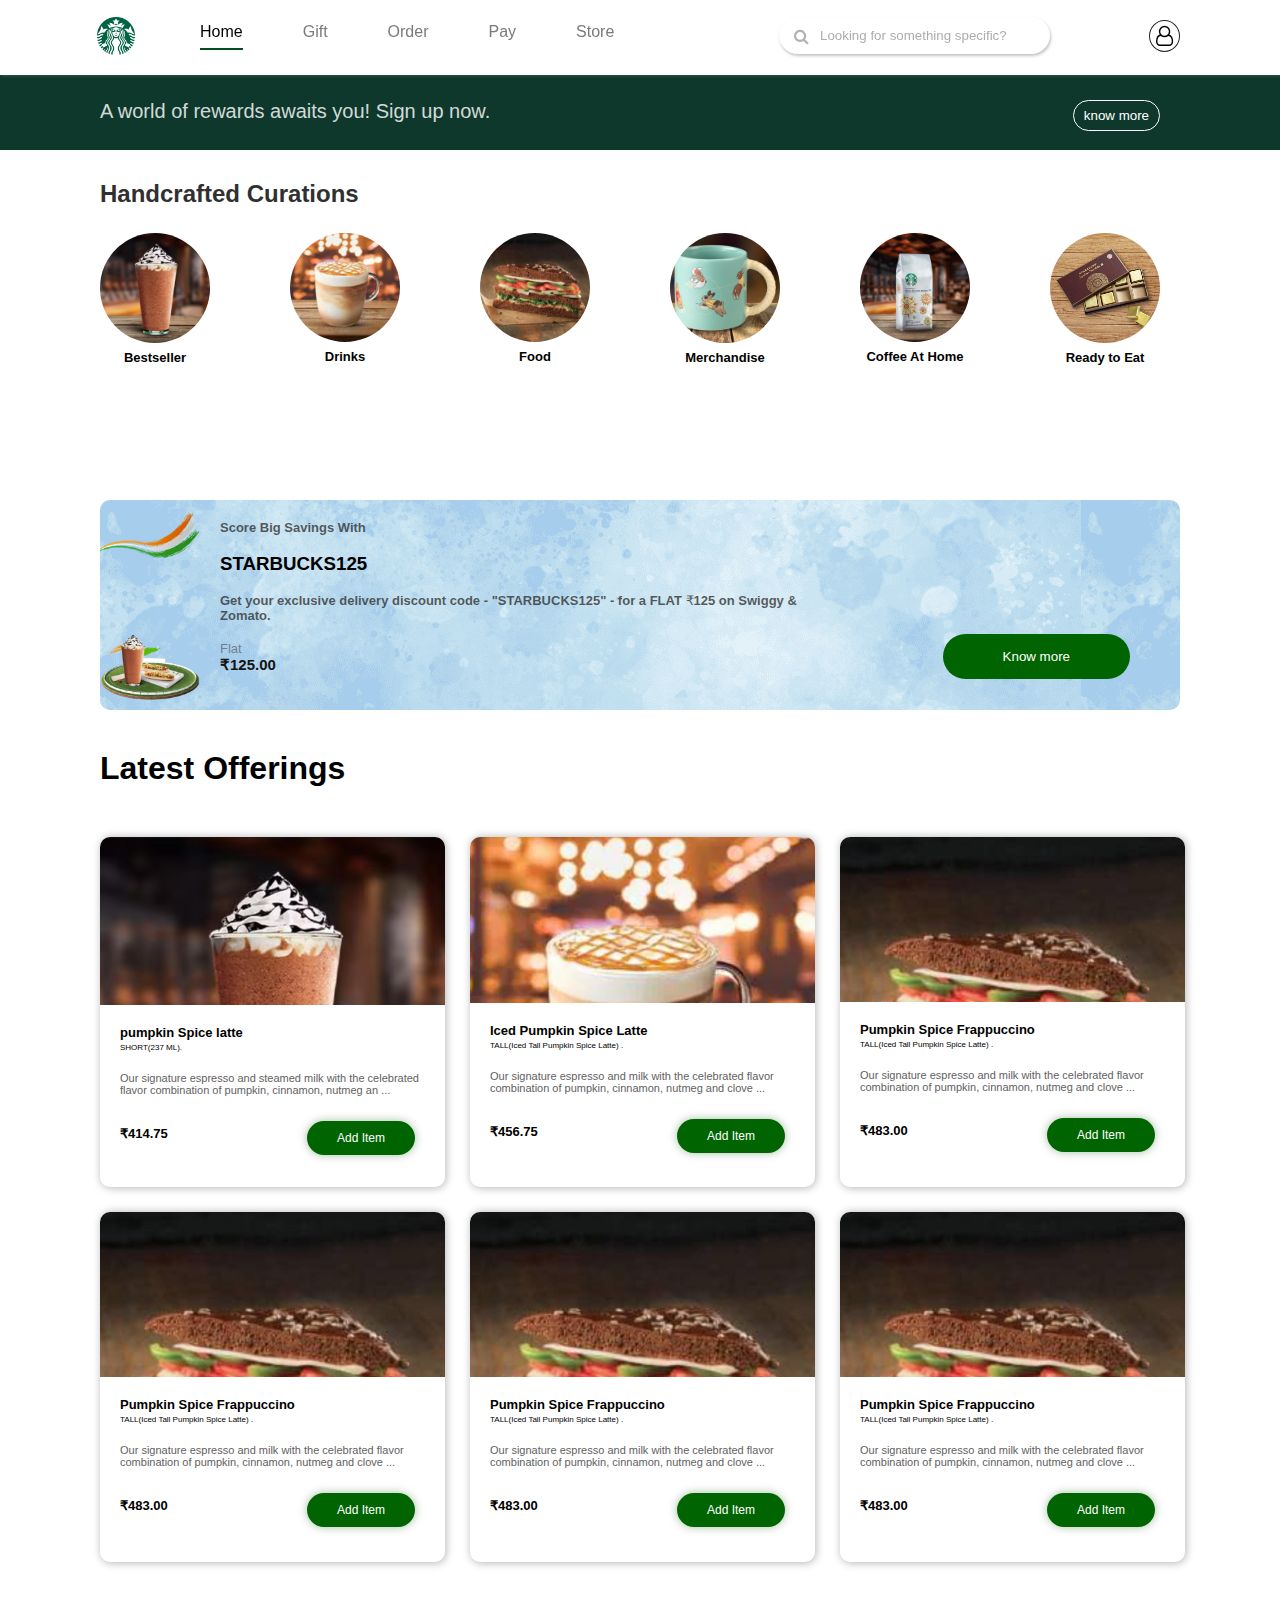
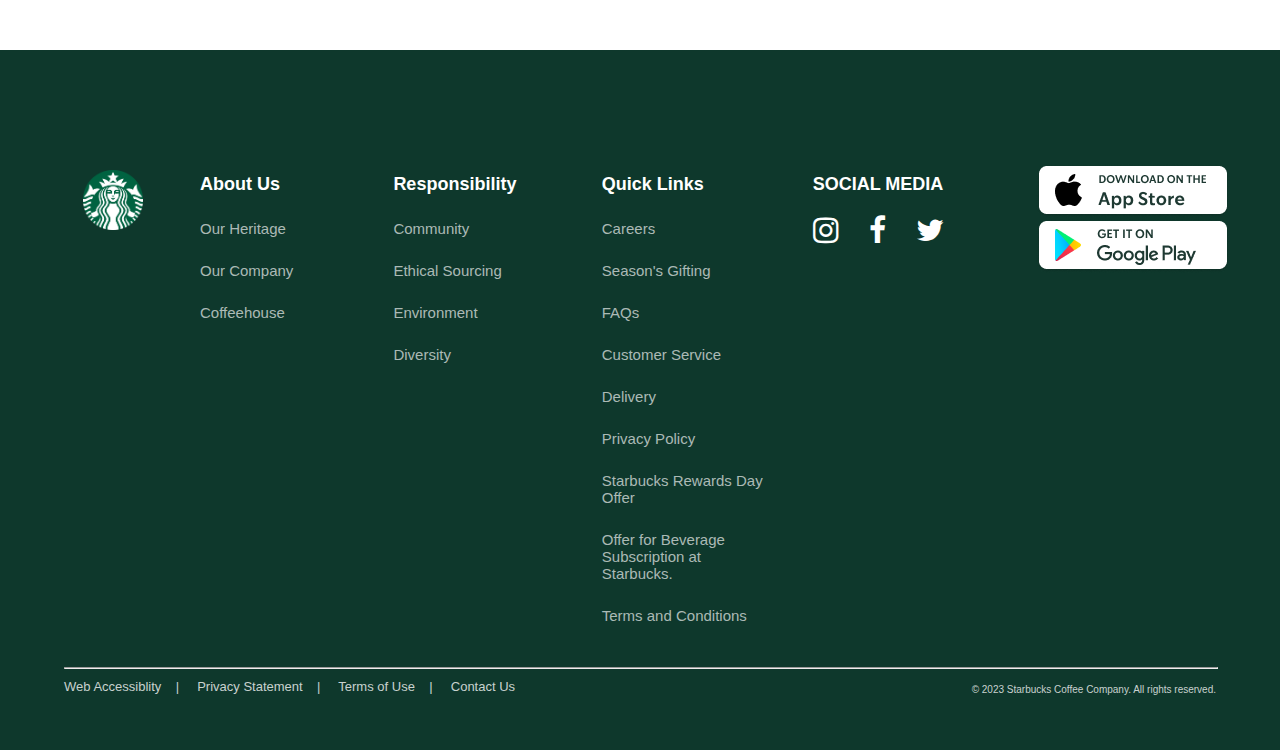
<file: index.html>
<!DOCTYPE html>
<html lang="en">

<head>
    <meta charset="UTF-8">
    <meta name="viewport" content="width=device-width, initial-scale=1.0">
    <title>starbucks Coffee Company</title>
    <link rel="icon" href="./uploads/logos/logo1.png">
    <link rel="stylesheet" href="./assets/css/home.css">
    <link rel="stylesheet" href="https://cdnjs.cloudflare.com/ajax/libs/font-awesome/4.7.0/css/font-awesome.min.css">

</head>

<body>
    <!-- header section starts from here -->
    <header>
        <img src="./uploads/logos/logo1.png" alt="logo" width="38px" height="auto">
        <div class="menu">
            <ul>
                <li class="shift"><a href="index.html">Home</a></li>
                <li><a href="gift.html">Gift</a></li>
                <li><a href="order.html">Order</a></li>
                <li><a href="pay.html">Pay</a></li>
                <li><a href="store.html">Store</a></li>
            </ul>
        </div>
        <!-- search bar -->
        <div class="search">
            <input type="text" placeholder="Looking for something specific?">
            <i class="fa fa-search"></i>
        </div>
        <!-- user icon  -->
        <div class="user">
            <i class="fa fa-user-o"></i>
        </div>
    </header>
    <!-- header section ends here -->

    <!-- reward box -->
    <div class="reward">
        <p>A world of rewards awaits you! Sign up now.</p>
        <button>know more</button>
    </div>
    <!-- menu list -->
    <div class="menu_list">
        <h2>Handcrafted Curations</h2>
        <ul>
            <li><img src="./uploads/images/star1.jpg" width="110px" height="auto">
                <figcaption>Bestseller</figcaption>
            </li>
            <li><img src="./uploads/images/star2.jpg" width="110px" height="auto">
                <figcaption>Drinks</figcaption>
            </li>
            <li><img src="./uploads/images/star3.jpg" width="110px" height="auto">
                <figcaption>Food</figcaption>
            </li>
            <li><img src="./uploads/images/star4.jpg" width="110px" height="auto">
                <figcaption>Merchandise</figcaption>
            </li>
            <li><img src="./uploads/images/star5.jpg" width="110px" height="auto">
                <figcaption>Coffee At Home</figcaption>
            </li>
            <li><img src="./uploads/images/star6.jpg" width="110px" height="auto">
                <figcaption>Ready to Eat</figcaption>
            </li>
        </ul>
    </div>


    <!-- offers banner -->
    <div class="banner">
        <img src="./uploads/banner/flagforbanner.png" width="100px" height="auto">
        <div class="ban_content">
            <p class="ban_content_txt_1">Score Big Savings With</p><br>
            <h3>STARBUCKS125</h3><br>
            <p class="ban_content_txt_2">Get your exclusive delivery discount code - "STARBUCKS125" - for a FLAT ₹125 on
                Swiggy & <br> Zomato.</p><br>
            <p class="ban_content_txt_3">Flat <br><b>₹125.00</b></p>
        </div>
        <div class="banner_btn">
            <button type="button">Know more</button>
        </div>
    </div>



    <!-- latest offers -->

    <div class="latest_menu">
        <h1>Latest Offerings</h1>
        <div class="latest_offer">
            <div class="item1">
                <img src="./uploads/images/star1.jpg" width="110px" height="auto">
                <div class="item_cnt">
                    <p class="item_cnt_1">pumpkin Spice latte</p>
                    <p class="item_cnt_2">SHORT(237 ML).</p>
                    <p class="item_cnt_3">Our signature espresso and steamed milk with the celebrated flavor combination
                        of pumpkin, cinnamon, nutmeg an ...</p>
                    <p class="item_cnt_4">₹414.75</p>
                    <div class="item_btn">
                        <button type="button">Add Item</button>
                    </div>
                </div>
            </div>



            <div class="item1"><img src="./uploads/images/star2.jpg" width="110px" height="auto">
                <div class="item_cnt">
                    <p class="item_cnt_1">Iced Pumpkin Spice Latte</p>
                    <p class="item_cnt_2">TALL(Iced Tall Pumpkin Spice Latte) .</p>
                    <p class="item_cnt_3">Our signature espresso and milk with the celebrated flavor combination of
                        pumpkin, cinnamon, nutmeg and clove ...</p>
                    <p class="item_cnt_4">₹456.75</p>
                    <div class="item_btn">
                        <button type="button">Add Item</button>
                    </div>
                </div>

            </div>
            <div class="item1"><img src="./uploads/images/star3.jpg" width="110px" height="auto">
                <div class="item_cnt">
                    <p class="item_cnt_1">Pumpkin Spice Frappuccino</p>
                    <p class="item_cnt_2">TALL(Iced Tall Pumpkin Spice Latte) .</p>
                    <p class="item_cnt_3">Our signature espresso and milk with the celebrated flavor combination of
                        pumpkin, cinnamon, nutmeg and clove ...</p>
                    <p class="item_cnt_4">₹483.00</p>
                    <div class="item_btn">
                        <button type="button">Add Item</button>
                    </div>
                </div>
            </div>
            <div class="item1"><img src="./uploads/images/star3.jpg" width="110px" height="auto">
                <div class="item_cnt">
                    <p class="item_cnt_1">Pumpkin Spice Frappuccino</p>
                    <p class="item_cnt_2">TALL(Iced Tall Pumpkin Spice Latte) .</p>
                    <p class="item_cnt_3">Our signature espresso and milk with the celebrated flavor combination of
                        pumpkin, cinnamon, nutmeg and clove ...</p>
                    <p class="item_cnt_4">₹483.00</p>
                    <div class="item_btn">
                        <button type="button">Add Item</button>
                    </div>
                </div>
            </div>
            <div class="item1"><img src="./uploads/images/star3.jpg" width="110px" height="auto">
                <div class="item_cnt">
                    <p class="item_cnt_1">Pumpkin Spice Frappuccino</p>
                    <p class="item_cnt_2">TALL(Iced Tall Pumpkin Spice Latte) .</p>
                    <p class="item_cnt_3">Our signature espresso and milk with the celebrated flavor combination of
                        pumpkin, cinnamon, nutmeg and clove ...</p>
                    <p class="item_cnt_4">₹483.00</p>
                    <div class="item_btn">
                        <button type="button">Add Item</button>
                    </div>
                </div>
            </div>
            <div class="item1"><img src="./uploads/images/star3.jpg" width="110px" height="auto">
                <div class="item_cnt">
                    <p class="item_cnt_1">Pumpkin Spice Frappuccino</p>
                    <p class="item_cnt_2">TALL(Iced Tall Pumpkin Spice Latte) .</p>
                    <p class="item_cnt_3">Our signature espresso and milk with the celebrated flavor combination of
                        pumpkin, cinnamon, nutmeg and clove ...</p>
                    <p class="item_cnt_4">₹483.00</p>
                    <div class="item_btn">
                        <button type="button">Add Item</button>
                    </div>
                </div>
            </div>

        </div>
    </div>


    <!-- next -->


    <div class="footer">
        <img src="./uploads/logos/logo1.png" alt="logo" width="60px">

        <div class="ft_list">
            <ul>
                <li>About Us
                    <div class="ft_sublist">
                        <ul>
                            <li>Our Heritage</li>
                            <li>Our Company</li>
                            <li>Coffeehouse</li>
                        </ul>
                    </div>
                </li>
                <li>Responsibility
                    <div class="ft_sublist">
                        <ul>
                            <li>Community</li>
                            <li>Ethical Sourcing</li>
                            <li>Environment</li>
                            <li>Diversity</li>
                        </ul>
                    </div>
                </li>
                <li>Quick Links
                    <div class="ft_sublist">
                        <ul>
                            <li>Careers</li>
                            <li>Season's Gifting</li>
                            <li>FAQs</li>
                            <li>Customer Service</li>
                            <li>Delivery</li>
                            <li>Privacy Policy</li>
                            <li>Starbucks Rewards Day <br> Offer</li>
                            <li>Offer for Beverage <br> Subscription at <br> Starbucks.</li>
                            <li>Terms and Conditions</li>

                        </ul>
                    </div>
                </li>
                <li>SOCIAL MEDIA
                    <div class="ft_iconlist">
                        <ul>
                            <li><i class="fa fa-instagram"></i></li>
                            <li><i class="fa fa-facebook"></i></li>
                            <li><i class="fa fa-twitter"></i></li>
                        </ul>
                    </div>
                </li>
            </ul>
        </div>

        <!-- images for appstore playstore -->
        <div class="ft_appstore">
            <img src="./uploads/banner/appstoreiOS.png" alt=""><br>
            <img src="./uploads/banner/appstoreAndroid.png" alt="">
        </div>

        <hr>
        <p class="last_cntone">
            Web Accessiblity &nbsp;&nbsp;&nbsp;| &nbsp;&nbsp;&nbsp; Privacy Statement  &nbsp;&nbsp;&nbsp;| &nbsp;&nbsp;&nbsp; Terms of Use  &nbsp;&nbsp;&nbsp;| &nbsp;&nbsp;&nbsp; Contact Us
        </p>
        <p class="last_cnttwo">
            © 2023 Starbucks Coffee Company. All rights reserved.
        </p>

    </div>
</body>

</html>
</file>
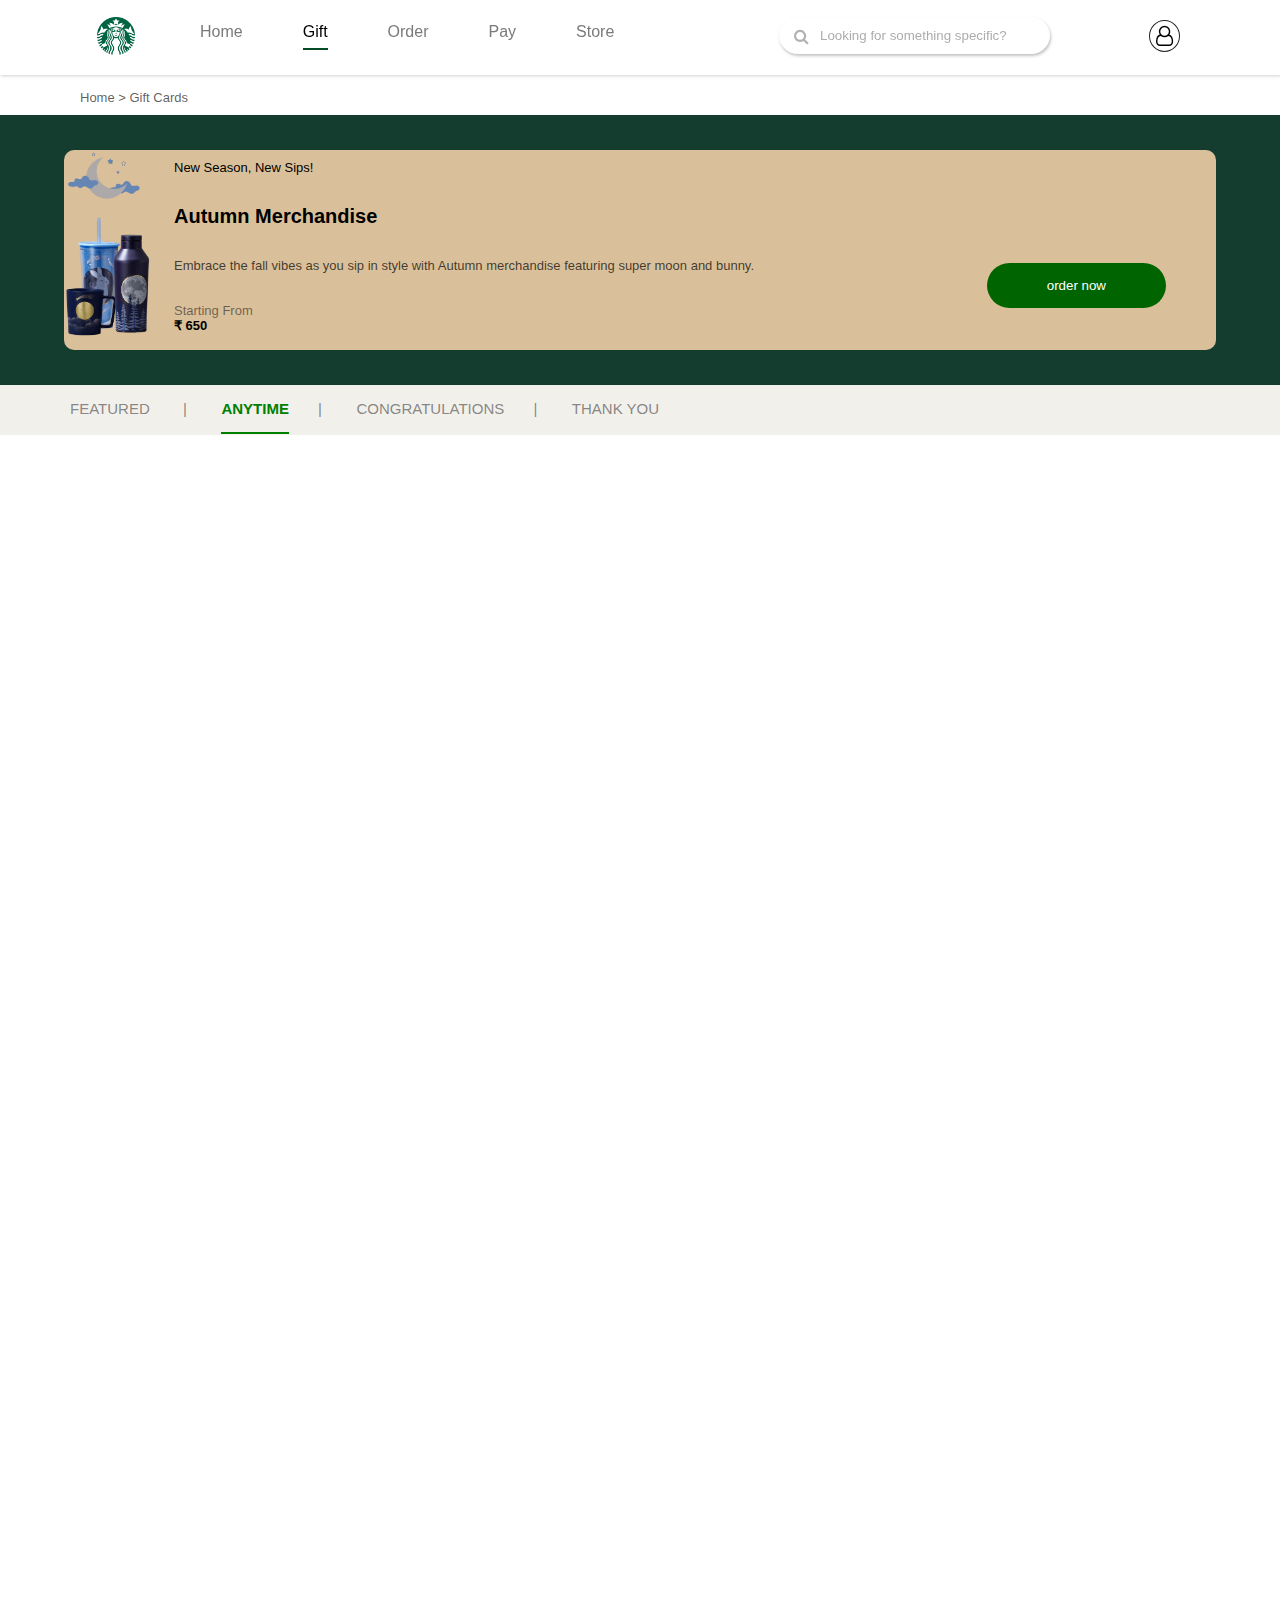
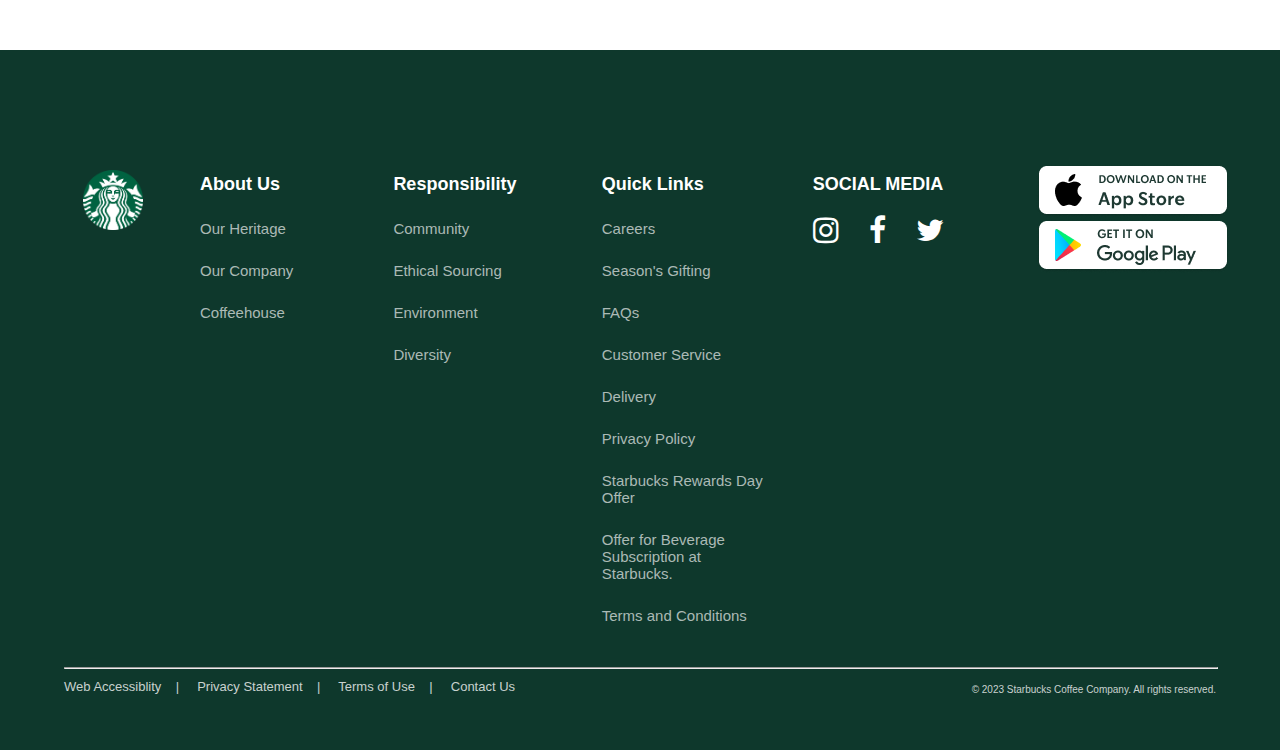
<file: gift_1.html>
<!DOCTYPE html>
<html lang="en">
<head>
    <meta charset="UTF-8">
    <meta name="viewport" content="width=device-width, initial-scale=1.0">
    <title>Gift Cards | Tata Starbucks</title>
    <link rel="icon" href="./uploads/logos/logo1.png">
    <link rel="stylesheet" href="./assets/css/home.css">
    <link rel="stylesheet" href="./assets/css/gift.css">
    <link rel="stylesheet" href="https://cdnjs.cloudflare.com/ajax/libs/font-awesome/4.7.0/css/font-awesome.min.css">
</head>
<body>
    <header>
        <img src="./uploads/logos/logo1.png" alt="logo" width="38px" height="auto">
        <div class="menu">
            <ul>
                <li ><a href="index.html">Home</a></li>
                <li class="shift"><a href="gift.html">Gift</a></li>
                <li><a href="order.html">Order</a></li>
                <li><a href="pay.html">Pay</a></li>
                <li><a href="store.html">Store</a></li>
            </ul>
        </div>
        <div class="search">
            <input type="text" placeholder="Looking for something specific?"> 
            <i class="fa fa-search"></i>
        </div>
        <div class="user">
            <i class="fa fa-user-o"></i>
        </div>
    </header>


    <!-- gift css starts here  -->

   
    
    <div class="gift_cnt_all">

         <!-- gift cards -->

        <p class="gift_cnt_head">Home > Gift Cards</p>
        <div class="gift_cnt">
            <div class="gift_cnt_inside">
                <img src="./uploads/banner/banner_icon_1_feafe78e1b.png" alt="" width="90px">

                <div class="gift_inside_cnt">
                    <p >New Season, New Sips!</p><br><br>
                    <p class="gift_inside_one"><strong>Autumn Merchandise</strong></p> <br><br>
                    <p style="color: #000000b6;">Embrace the fall vibes as you sip in style with Autumn merchandise featuring super moon  and bunny.
                    </p><br><br>
                    <p class="gift_inside_two">Starting From
                    </p>
                    <p><strong>₹ 650</strong></p>
                </div>
                <div class="banner_btn">
                    <button type="button">order now</button>
                </div>
                
            </div>
        </div>

        <!-- nav at banner bottom -->

        <div class="gift_nav">

            <a href="./gift.html"><p >FEATURED</p> &nbsp;&nbsp;&nbsp;&nbsp;&nbsp;&nbsp; |</a>
            <a href="./gift_1.html"><p  class="gift_line" >ANYTIME</p> &nbsp;&nbsp;&nbsp;&nbsp;&nbsp;&nbsp;|</a>
            <a href="./gift_2.html"><p >CONGRATULATIONS</p> &nbsp;&nbsp;&nbsp;&nbsp;&nbsp;&nbsp;|</a>
            <a href="./gift_3.html"><p >THANK YOU</p></a>


            

        </div>











    </div>


    <!-- footer -->
    
    <div class="footer">
        <img src="./uploads/logos/logo1.png" alt="logo" width="60px">

        <div class="ft_list">
            <ul>
                <li>About Us
                    <div class="ft_sublist">
                        <ul>
                            <li>Our Heritage</li>
                            <li>Our Company</li>
                            <li>Coffeehouse</li>
                        </ul>
                    </div>
                </li>
                <li>Responsibility
                    <div class="ft_sublist">
                        <ul>
                            <li>Community</li>
                            <li>Ethical Sourcing</li>
                            <li>Environment</li>
                            <li>Diversity</li>
                        </ul>
                    </div>
                </li>
                <li>Quick Links
                    <div class="ft_sublist">
                        <ul>
                            <li>Careers</li>
                            <li>Season's Gifting</li>
                            <li>FAQs</li>
                            <li>Customer Service</li>
                            <li>Delivery</li>
                            <li>Privacy Policy</li>
                            <li>Starbucks Rewards Day <br> Offer</li>
                            <li>Offer for Beverage <br> Subscription at <br> Starbucks.</li>
                            <li>Terms and Conditions</li>

                        </ul>
                    </div>
                </li>
                <li>SOCIAL MEDIA
                    <div class="ft_iconlist">
                        <ul>
                            <li><i class="fa fa-instagram"></i></li>
                            <li><i class="fa fa-facebook"></i></li>
                            <li><i class="fa fa-twitter"></i></li>
                        </ul>
                    </div>
                </li>
            </ul>
        </div>

        <!-- images for appstore playstore -->
        <div class="ft_appstore">
            <img src="./uploads/banner/appstoreiOS.png" alt=""><br>
            <img src="./uploads/banner/appstoreAndroid.png" alt="">
        </div>

        <hr>
        <p class="last_cntone">
            Web Accessiblity &nbsp;&nbsp;&nbsp;| &nbsp;&nbsp;&nbsp; Privacy Statement  &nbsp;&nbsp;&nbsp;| &nbsp;&nbsp;&nbsp; Terms of Use  &nbsp;&nbsp;&nbsp;| &nbsp;&nbsp;&nbsp; Contact Us
        </p>
        <p class="last_cnttwo">
            © 2023 Starbucks Coffee Company. All rights reserved.
        </p>

    </div>
</body>
</html>
</file>
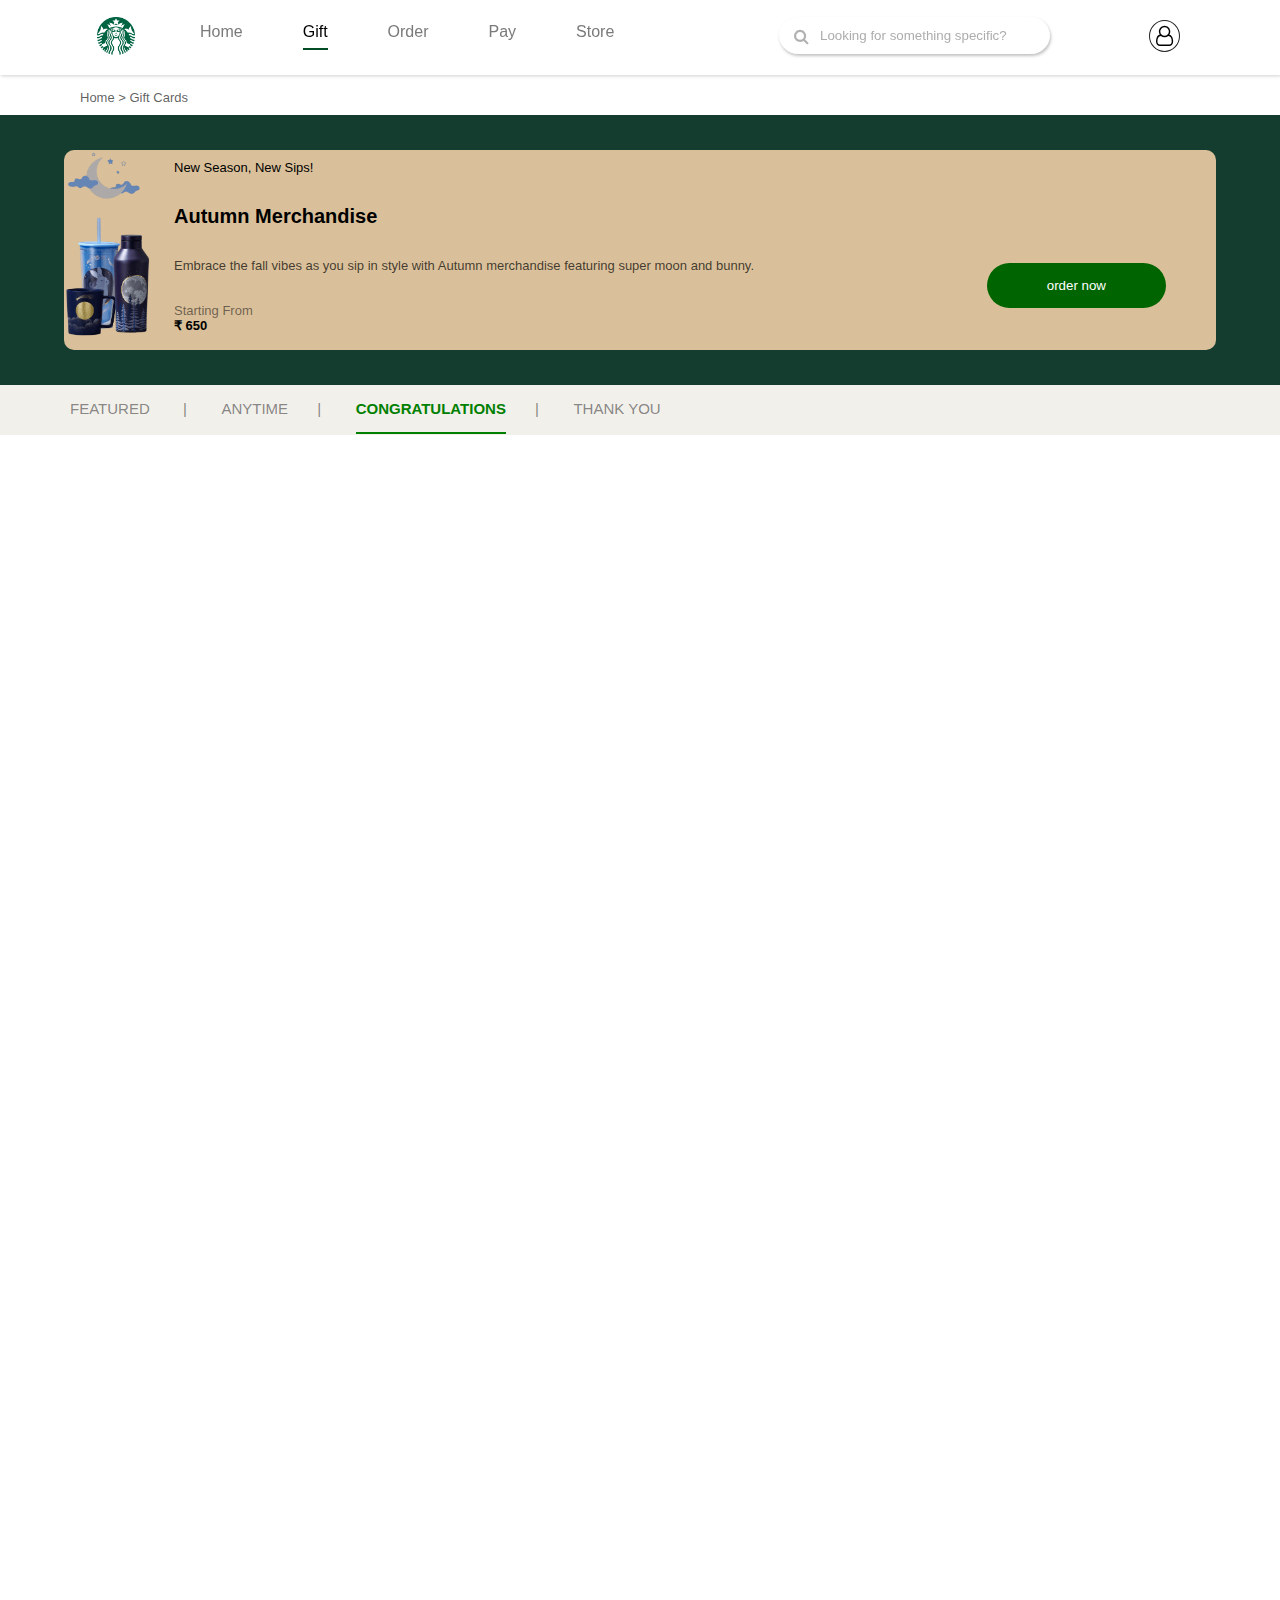
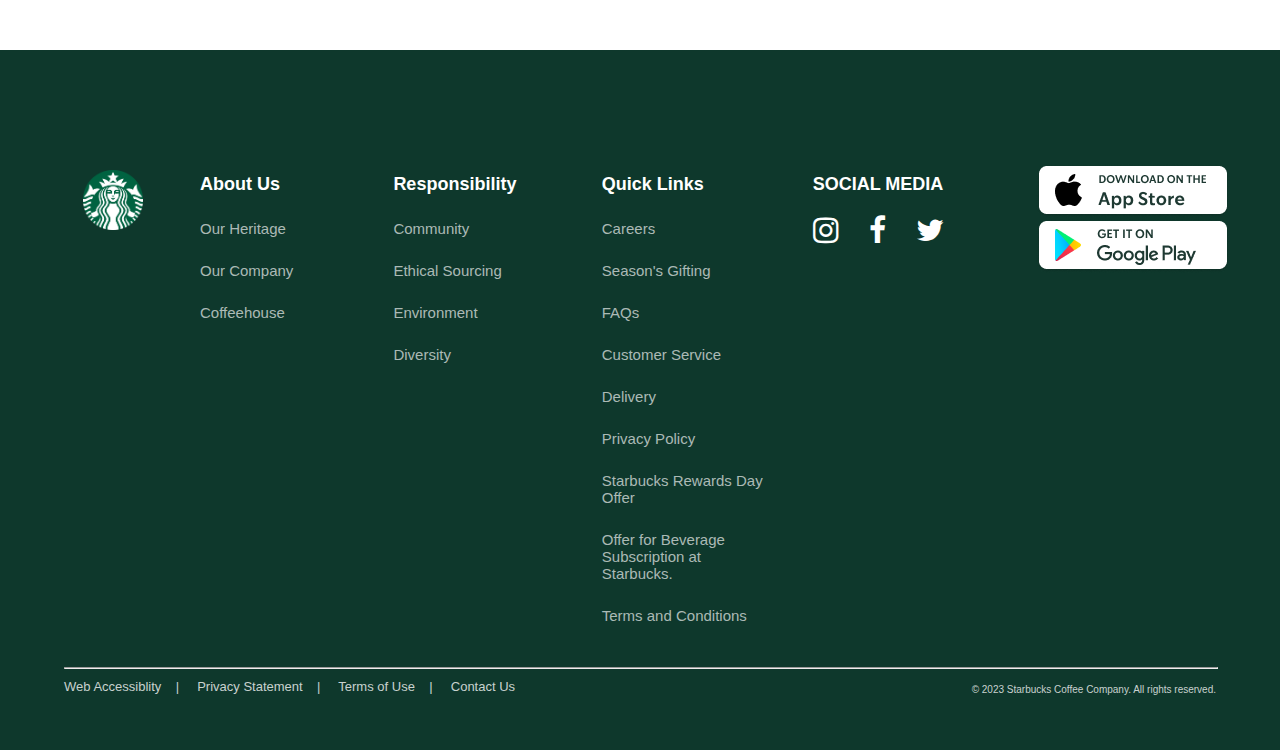
<file: gift_2.html>
<!DOCTYPE html>
<html lang="en">
<head>
    <meta charset="UTF-8">
    <meta name="viewport" content="width=device-width, initial-scale=1.0">
    <title>Gift Cards | Tata Starbucks</title>
    <link rel="icon" href="./uploads/logos/logo1.png">
    <link rel="stylesheet" href="./assets/css/home.css">
    <link rel="stylesheet" href="./assets/css/gift.css">
    <link rel="stylesheet" href="https://cdnjs.cloudflare.com/ajax/libs/font-awesome/4.7.0/css/font-awesome.min.css">
</head>
<body>
    <header>
        <img src="./uploads/logos/logo1.png" alt="logo" width="38px" height="auto">
        <div class="menu">
            <ul>
                <li ><a href="index.html">Home</a></li>
                <li class="shift"><a href="gift.html">Gift</a></li>
                <li><a href="order.html">Order</a></li>
                <li><a href="pay.html">Pay</a></li>
                <li><a href="store.html">Store</a></li>
            </ul>
        </div>
        <div class="search">
            <input type="text" placeholder="Looking for something specific?"> 
            <i class="fa fa-search"></i>
        </div>
        <div class="user">
            <i class="fa fa-user-o"></i>
        </div>
    </header>


    <!-- gift css starts here  -->

   
    
    <div class="gift_cnt_all">

         <!-- gift cards -->

        <p class="gift_cnt_head">Home > Gift Cards</p>
        <div class="gift_cnt">
            <div class="gift_cnt_inside">
                <img src="./uploads/banner/banner_icon_1_feafe78e1b.png" alt="" width="90px">

                <div class="gift_inside_cnt">
                    <p >New Season, New Sips!</p><br><br>
                    <p class="gift_inside_one"><strong>Autumn Merchandise</strong></p> <br><br>
                    <p style="color: #000000b6;">Embrace the fall vibes as you sip in style with Autumn merchandise featuring super moon  and bunny.
                    </p><br><br>
                    <p class="gift_inside_two">Starting From
                    </p>
                    <p><strong>₹ 650</strong></p>
                </div>
                <div class="banner_btn">
                    <button type="button">order now</button>
                </div>
                
            </div>
        </div>

        <!-- nav at banner bottom -->

        <div class="gift_nav">

            <a href="./gift.html"><p >FEATURED</p> &nbsp;&nbsp;&nbsp;&nbsp;&nbsp;&nbsp; |</a>
            <a href="./gift_1.html"><p   >ANYTIME</p> &nbsp;&nbsp;&nbsp;&nbsp;&nbsp;&nbsp;|</a>
            <a href="./gift_2.html"><p class="gift_line">CONGRATULATIONS</p> &nbsp;&nbsp;&nbsp;&nbsp;&nbsp;&nbsp;|</a>
            <a href="./gift_3.html"><p >THANK YOU</p></a>


            

        </div>











    </div>


    <!-- footer -->
    
    <div class="footer">
        <img src="./uploads/logos/logo1.png" alt="logo" width="60px">

        <div class="ft_list">
            <ul>
                <li>About Us
                    <div class="ft_sublist">
                        <ul>
                            <li>Our Heritage</li>
                            <li>Our Company</li>
                            <li>Coffeehouse</li>
                        </ul>
                    </div>
                </li>
                <li>Responsibility
                    <div class="ft_sublist">
                        <ul>
                            <li>Community</li>
                            <li>Ethical Sourcing</li>
                            <li>Environment</li>
                            <li>Diversity</li>
                        </ul>
                    </div>
                </li>
                <li>Quick Links
                    <div class="ft_sublist">
                        <ul>
                            <li>Careers</li>
                            <li>Season's Gifting</li>
                            <li>FAQs</li>
                            <li>Customer Service</li>
                            <li>Delivery</li>
                            <li>Privacy Policy</li>
                            <li>Starbucks Rewards Day <br> Offer</li>
                            <li>Offer for Beverage <br> Subscription at <br> Starbucks.</li>
                            <li>Terms and Conditions</li>

                        </ul>
                    </div>
                </li>
                <li>SOCIAL MEDIA
                    <div class="ft_iconlist">
                        <ul>
                            <li><i class="fa fa-instagram"></i></li>
                            <li><i class="fa fa-facebook"></i></li>
                            <li><i class="fa fa-twitter"></i></li>
                        </ul>
                    </div>
                </li>
            </ul>
        </div>

        <!-- images for appstore playstore -->
        <div class="ft_appstore">
            <img src="./uploads/banner/appstoreiOS.png" alt=""><br>
            <img src="./uploads/banner/appstoreAndroid.png" alt="">
        </div>

        <hr>
        <p class="last_cntone">
            Web Accessiblity &nbsp;&nbsp;&nbsp;| &nbsp;&nbsp;&nbsp; Privacy Statement  &nbsp;&nbsp;&nbsp;| &nbsp;&nbsp;&nbsp; Terms of Use  &nbsp;&nbsp;&nbsp;| &nbsp;&nbsp;&nbsp; Contact Us
        </p>
        <p class="last_cnttwo">
            © 2023 Starbucks Coffee Company. All rights reserved.
        </p>

    </div>
</body>
</html>
</file>
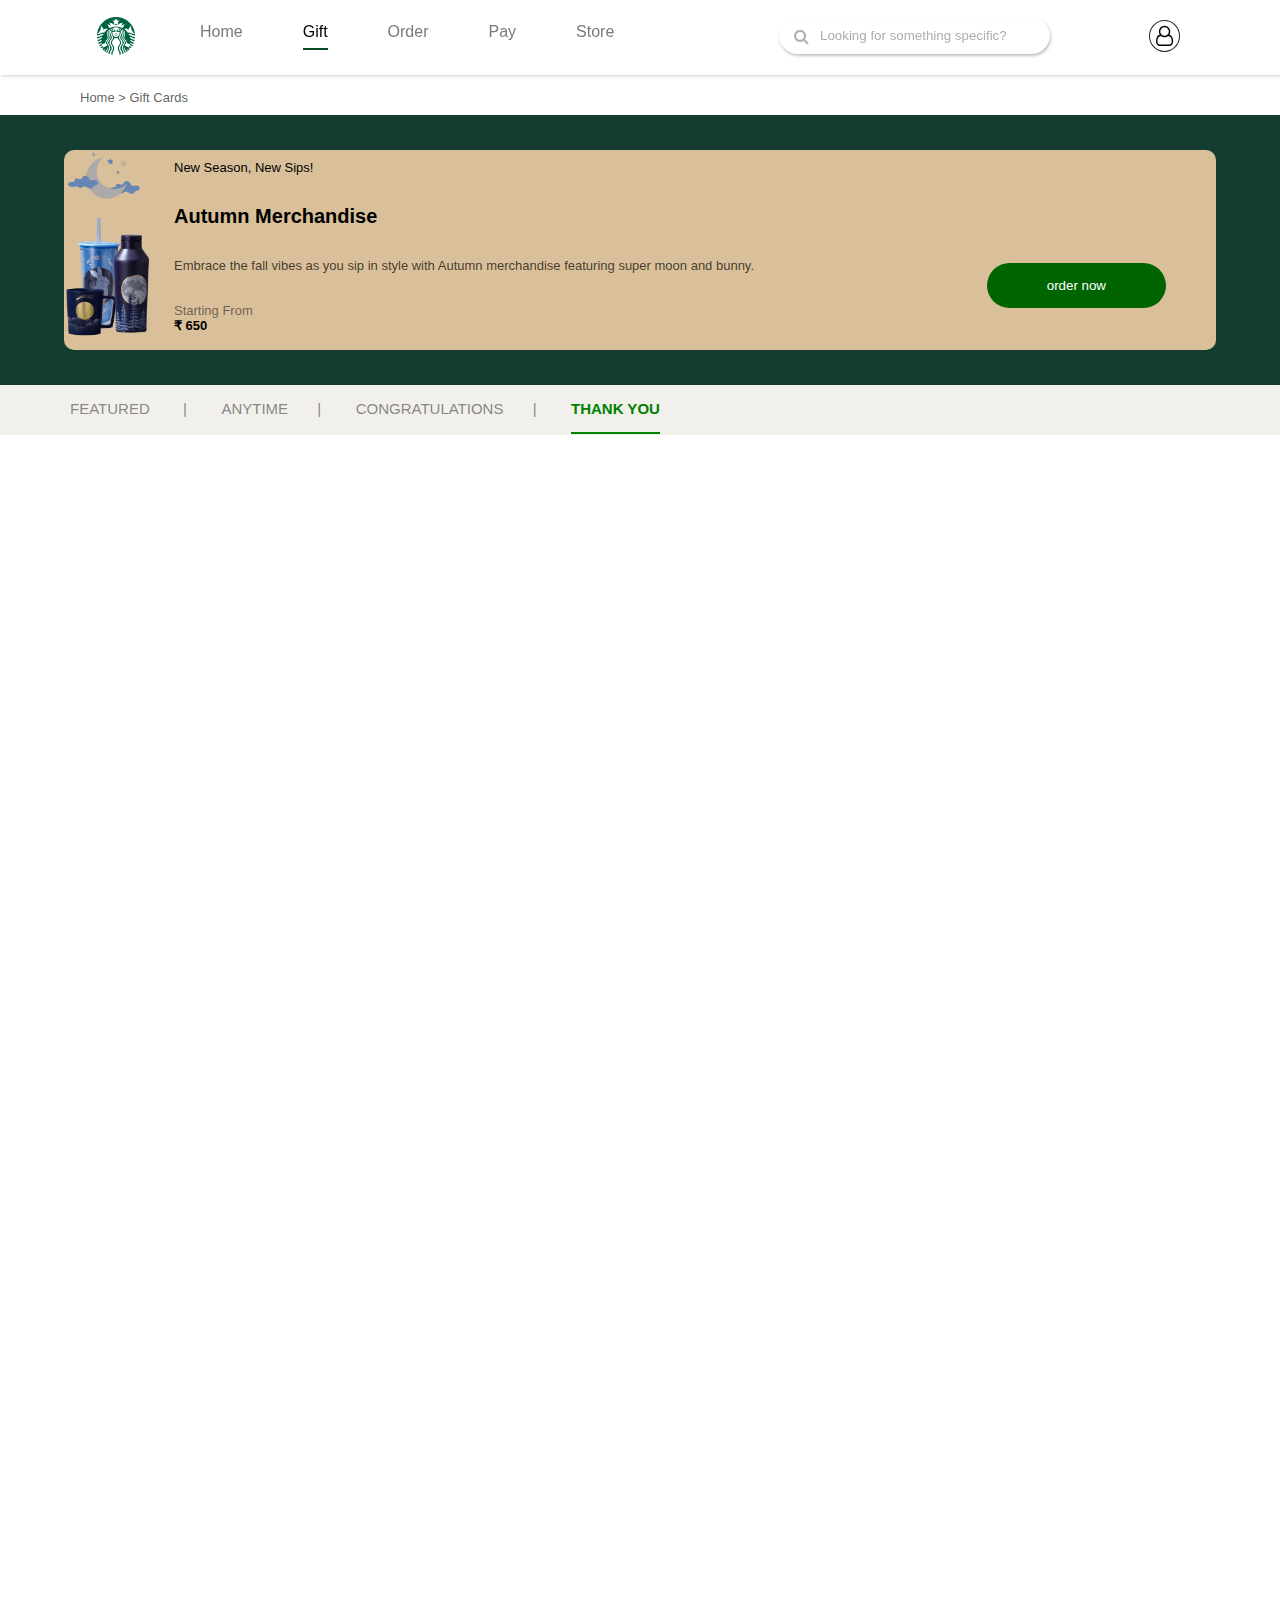
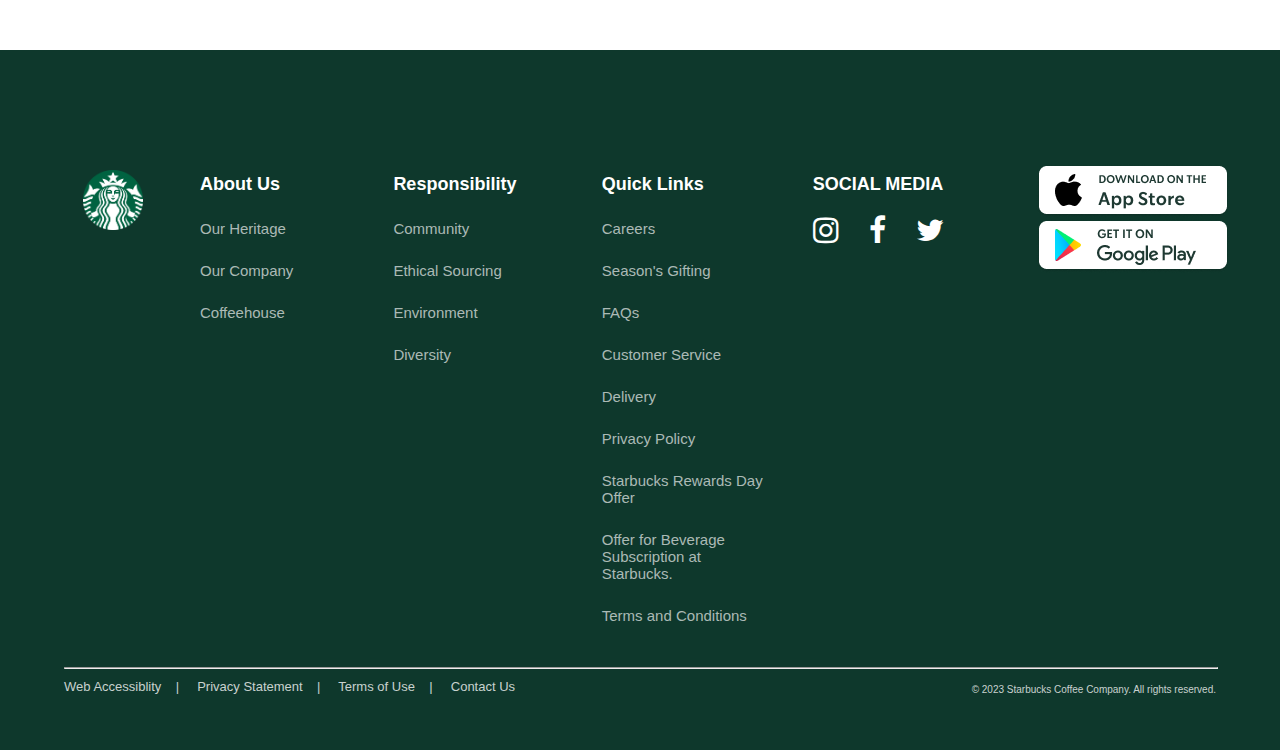
<file: gift_3.html>
<!DOCTYPE html>
<html lang="en">
<head>
    <meta charset="UTF-8">
    <meta name="viewport" content="width=device-width, initial-scale=1.0">
    <title>Gift Cards | Tata Starbucks</title>
    <link rel="icon" href="./uploads/logos/logo1.png">
    <link rel="stylesheet" href="./assets/css/home.css">
    <link rel="stylesheet" href="./assets/css/gift.css">
    <link rel="stylesheet" href="https://cdnjs.cloudflare.com/ajax/libs/font-awesome/4.7.0/css/font-awesome.min.css">
</head>
<body>
    <header>
        <img src="./uploads/logos/logo1.png" alt="logo" width="38px" height="auto">
        <div class="menu">
            <ul>
                <li ><a href="index.html">Home</a></li>
                <li class="shift"><a href="gift.html">Gift</a></li>
                <li><a href="order.html">Order</a></li>
                <li><a href="pay.html">Pay</a></li>
                <li><a href="store.html">Store</a></li>
            </ul>
        </div>
        <div class="search">
            <input type="text" placeholder="Looking for something specific?"> 
            <i class="fa fa-search"></i>
        </div>
        <div class="user">
            <i class="fa fa-user-o"></i>
        </div>
    </header>


    <!-- gift css starts here  -->

   
    
    <div class="gift_cnt_all">

         <!-- gift cards -->

        <p class="gift_cnt_head">Home > Gift Cards</p>
        <div class="gift_cnt">
            <div class="gift_cnt_inside">
                <img src="./uploads/banner/banner_icon_1_feafe78e1b.png" alt="" width="90px">

                <div class="gift_inside_cnt">
                    <p >New Season, New Sips!</p><br><br>
                    <p class="gift_inside_one"><strong>Autumn Merchandise</strong></p> <br><br>
                    <p style="color: #000000b6;">Embrace the fall vibes as you sip in style with Autumn merchandise featuring super moon  and bunny.
                    </p><br><br>
                    <p class="gift_inside_two">Starting From
                    </p>
                    <p><strong>₹ 650</strong></p>
                </div>
                <div class="banner_btn">
                    <button type="button">order now</button>
                </div>
                
            </div>
        </div>

        <!-- nav at banner bottom -->

        <div class="gift_nav">

            <a href="./gift.html"><p >FEATURED</p> &nbsp;&nbsp;&nbsp;&nbsp;&nbsp;&nbsp; |</a>
            <a href="./gift_1.html"><p   >ANYTIME</p> &nbsp;&nbsp;&nbsp;&nbsp;&nbsp;&nbsp;|</a>
            <a href="./gift_2.html"><p >CONGRATULATIONS</p> &nbsp;&nbsp;&nbsp;&nbsp;&nbsp;&nbsp;|</a>
            <a href="./gift_3.html"><p class="gift_line">THANK YOU</p></a>

            

        </div>











    </div>


    <!-- footer -->
    
    <div class="footer">
        <img src="./uploads/logos/logo1.png" alt="logo" width="60px">

        <div class="ft_list">
            <ul>
                <li>About Us
                    <div class="ft_sublist">
                        <ul>
                            <li>Our Heritage</li>
                            <li>Our Company</li>
                            <li>Coffeehouse</li>
                        </ul>
                    </div>
                </li>
                <li>Responsibility
                    <div class="ft_sublist">
                        <ul>
                            <li>Community</li>
                            <li>Ethical Sourcing</li>
                            <li>Environment</li>
                            <li>Diversity</li>
                        </ul>
                    </div>
                </li>
                <li>Quick Links
                    <div class="ft_sublist">
                        <ul>
                            <li>Careers</li>
                            <li>Season's Gifting</li>
                            <li>FAQs</li>
                            <li>Customer Service</li>
                            <li>Delivery</li>
                            <li>Privacy Policy</li>
                            <li>Starbucks Rewards Day <br> Offer</li>
                            <li>Offer for Beverage <br> Subscription at <br> Starbucks.</li>
                            <li>Terms and Conditions</li>

                        </ul>
                    </div>
                </li>
                <li>SOCIAL MEDIA
                    <div class="ft_iconlist">
                        <ul>
                            <li><i class="fa fa-instagram"></i></li>
                            <li><i class="fa fa-facebook"></i></li>
                            <li><i class="fa fa-twitter"></i></li>
                        </ul>
                    </div>
                </li>
            </ul>
        </div>

        <!-- images for appstore playstore -->
        <div class="ft_appstore">
            <img src="./uploads/banner/appstoreiOS.png" alt=""><br>
            <img src="./uploads/banner/appstoreAndroid.png" alt="">
        </div>

        <hr>
        <p class="last_cntone">
            Web Accessiblity &nbsp;&nbsp;&nbsp;| &nbsp;&nbsp;&nbsp; Privacy Statement  &nbsp;&nbsp;&nbsp;| &nbsp;&nbsp;&nbsp; Terms of Use  &nbsp;&nbsp;&nbsp;| &nbsp;&nbsp;&nbsp; Contact Us
        </p>
        <p class="last_cnttwo">
            © 2023 Starbucks Coffee Company. All rights reserved.
        </p>

    </div>
</body>
</html>
</file>
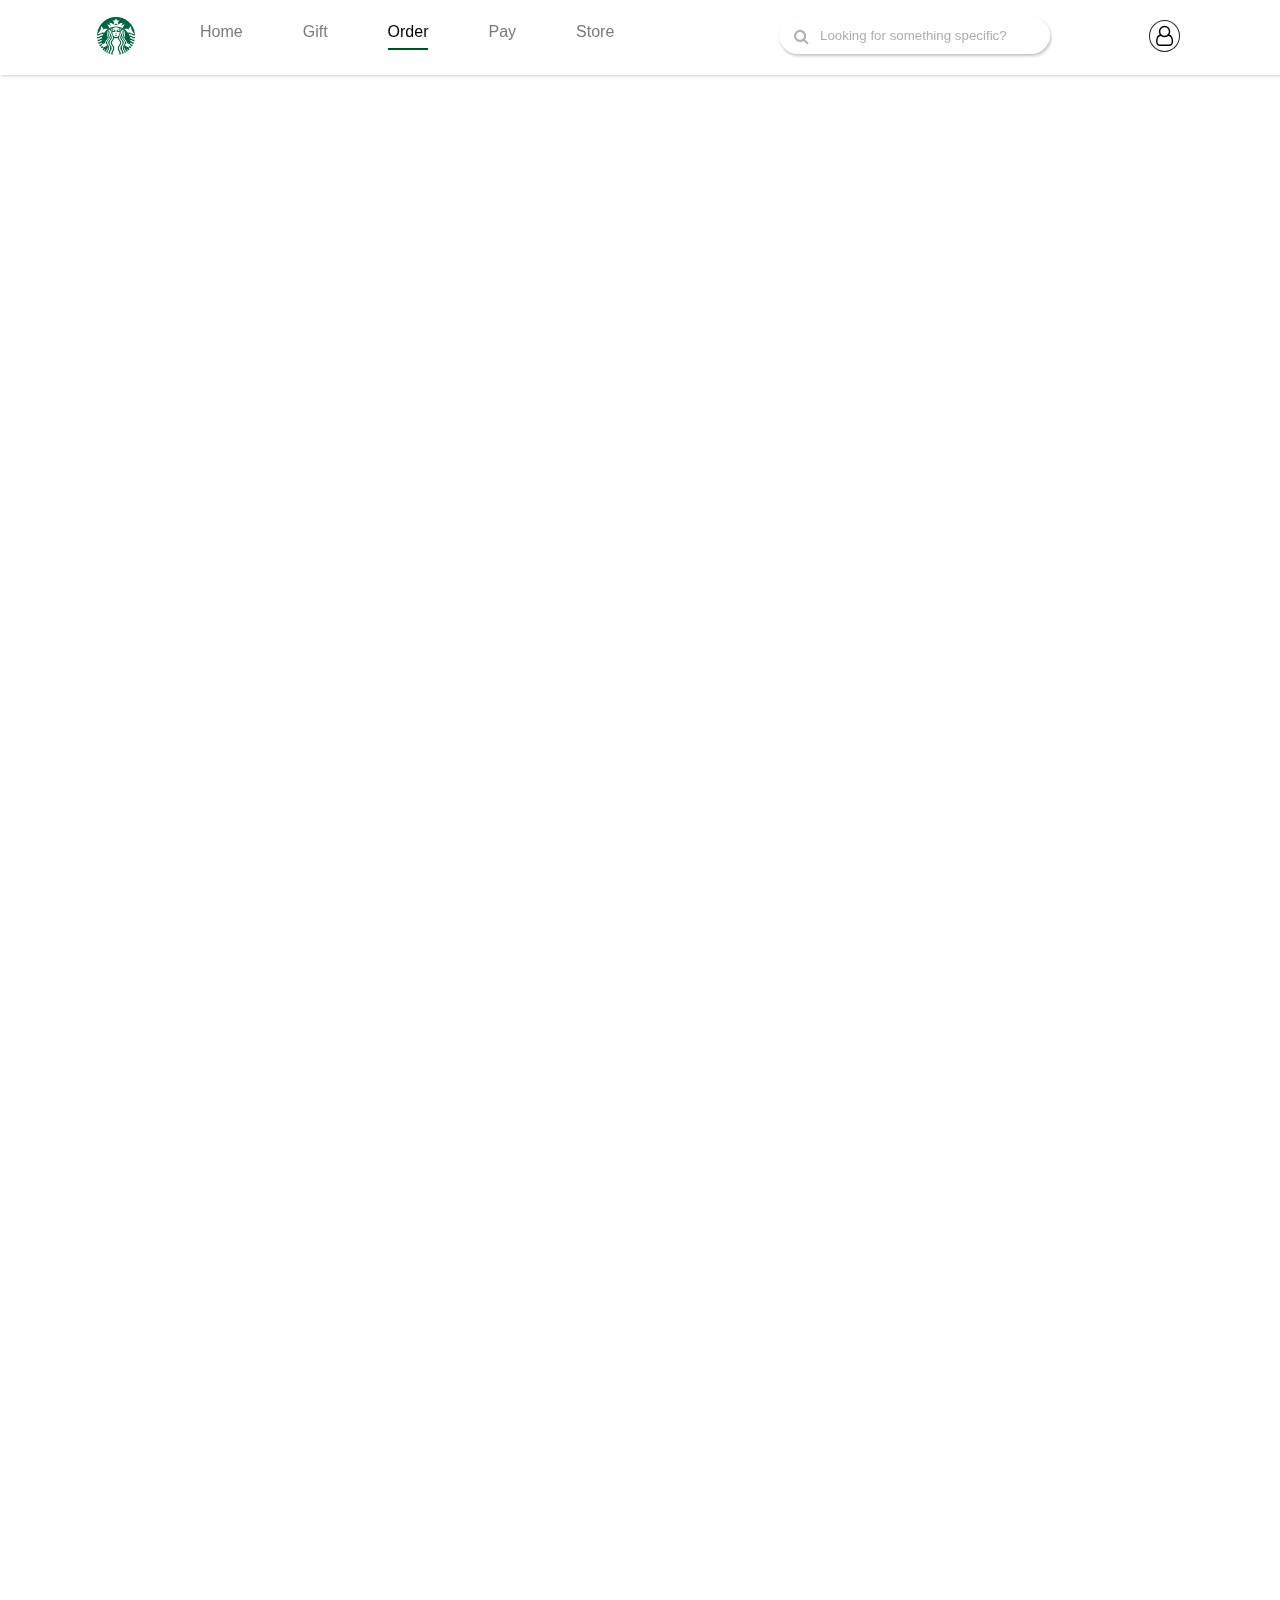
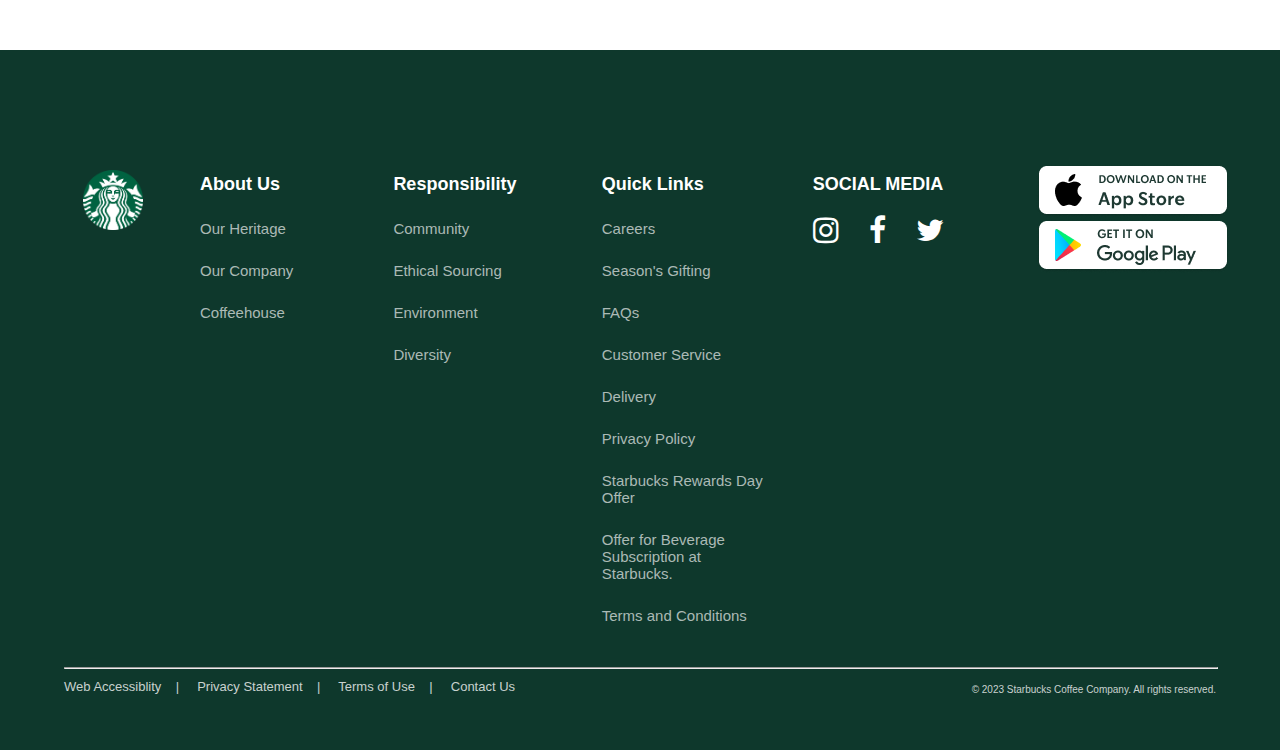
<file: order.html>
<!DOCTYPE html>
<html lang="en">
<head>
    <meta charset="UTF-8">
    <meta name="viewport" content="width=device-width, initial-scale=1.0">
    <title>Menu | Tata Starbucks</title>
    <link rel="icon" href="./uploads/logos/logo1.png">
    <link rel="stylesheet" href="./assets/css/home.css">
    <link rel="stylesheet" href="https://cdnjs.cloudflare.com/ajax/libs/font-awesome/4.7.0/css/font-awesome.min.css">
</head>
<body>
    <header>
        <img src="./uploads/logos/logo1.png" alt="logo" width="38px" height="auto">
        <div class="menu">
            <ul>
                <li ><a href="index.html">Home</a></li>
                <li ><a href="gift.html">Gift</a></li>
                <li class="shift"><a href="order.html">Order</a></li>
                <li><a href="pay.html">Pay</a></li>
                <li><a href="store.html">Store</a></li>
            </ul>
        </div>
        <div class="search">
            <input type="text" placeholder="Looking for something specific?"> 
            <i class="fa fa-search"></i>
        </div>
        <div class="user">
            <i class="fa fa-user-o"></i>
        </div>
    </header>

    
    <!-- footer -->
    
    <div class="footer">
        <img src="./uploads/logos/logo1.png" alt="logo" width="60px">

        <div class="ft_list">
            <ul>
                <li>About Us
                    <div class="ft_sublist">
                        <ul>
                            <li>Our Heritage</li>
                            <li>Our Company</li>
                            <li>Coffeehouse</li>
                        </ul>
                    </div>
                </li>
                <li>Responsibility
                    <div class="ft_sublist">
                        <ul>
                            <li>Community</li>
                            <li>Ethical Sourcing</li>
                            <li>Environment</li>
                            <li>Diversity</li>
                        </ul>
                    </div>
                </li>
                <li>Quick Links
                    <div class="ft_sublist">
                        <ul>
                            <li>Careers</li>
                            <li>Season's Gifting</li>
                            <li>FAQs</li>
                            <li>Customer Service</li>
                            <li>Delivery</li>
                            <li>Privacy Policy</li>
                            <li>Starbucks Rewards Day <br> Offer</li>
                            <li>Offer for Beverage <br> Subscription at <br> Starbucks.</li>
                            <li>Terms and Conditions</li>

                        </ul>
                    </div>
                </li>
                <li>SOCIAL MEDIA
                    <div class="ft_iconlist">
                        <ul>
                            <li><i class="fa fa-instagram"></i></li>
                            <li><i class="fa fa-facebook"></i></li>
                            <li><i class="fa fa-twitter"></i></li>
                        </ul>
                    </div>
                </li>
            </ul>
        </div>

        <!-- images for appstore playstore -->
        <div class="ft_appstore">
            <img src="./uploads/banner/appstoreiOS.png" alt=""><br>
            <img src="./uploads/banner/appstoreAndroid.png" alt="">
        </div>

        <hr>
        <p class="last_cntone">
            Web Accessiblity &nbsp;&nbsp;&nbsp;| &nbsp;&nbsp;&nbsp; Privacy Statement  &nbsp;&nbsp;&nbsp;| &nbsp;&nbsp;&nbsp; Terms of Use  &nbsp;&nbsp;&nbsp;| &nbsp;&nbsp;&nbsp; Contact Us
        </p>
        <p class="last_cnttwo">
            © 2023 Starbucks Coffee Company. All rights reserved.
        </p>

    </div>
</body>
</html>
</file>
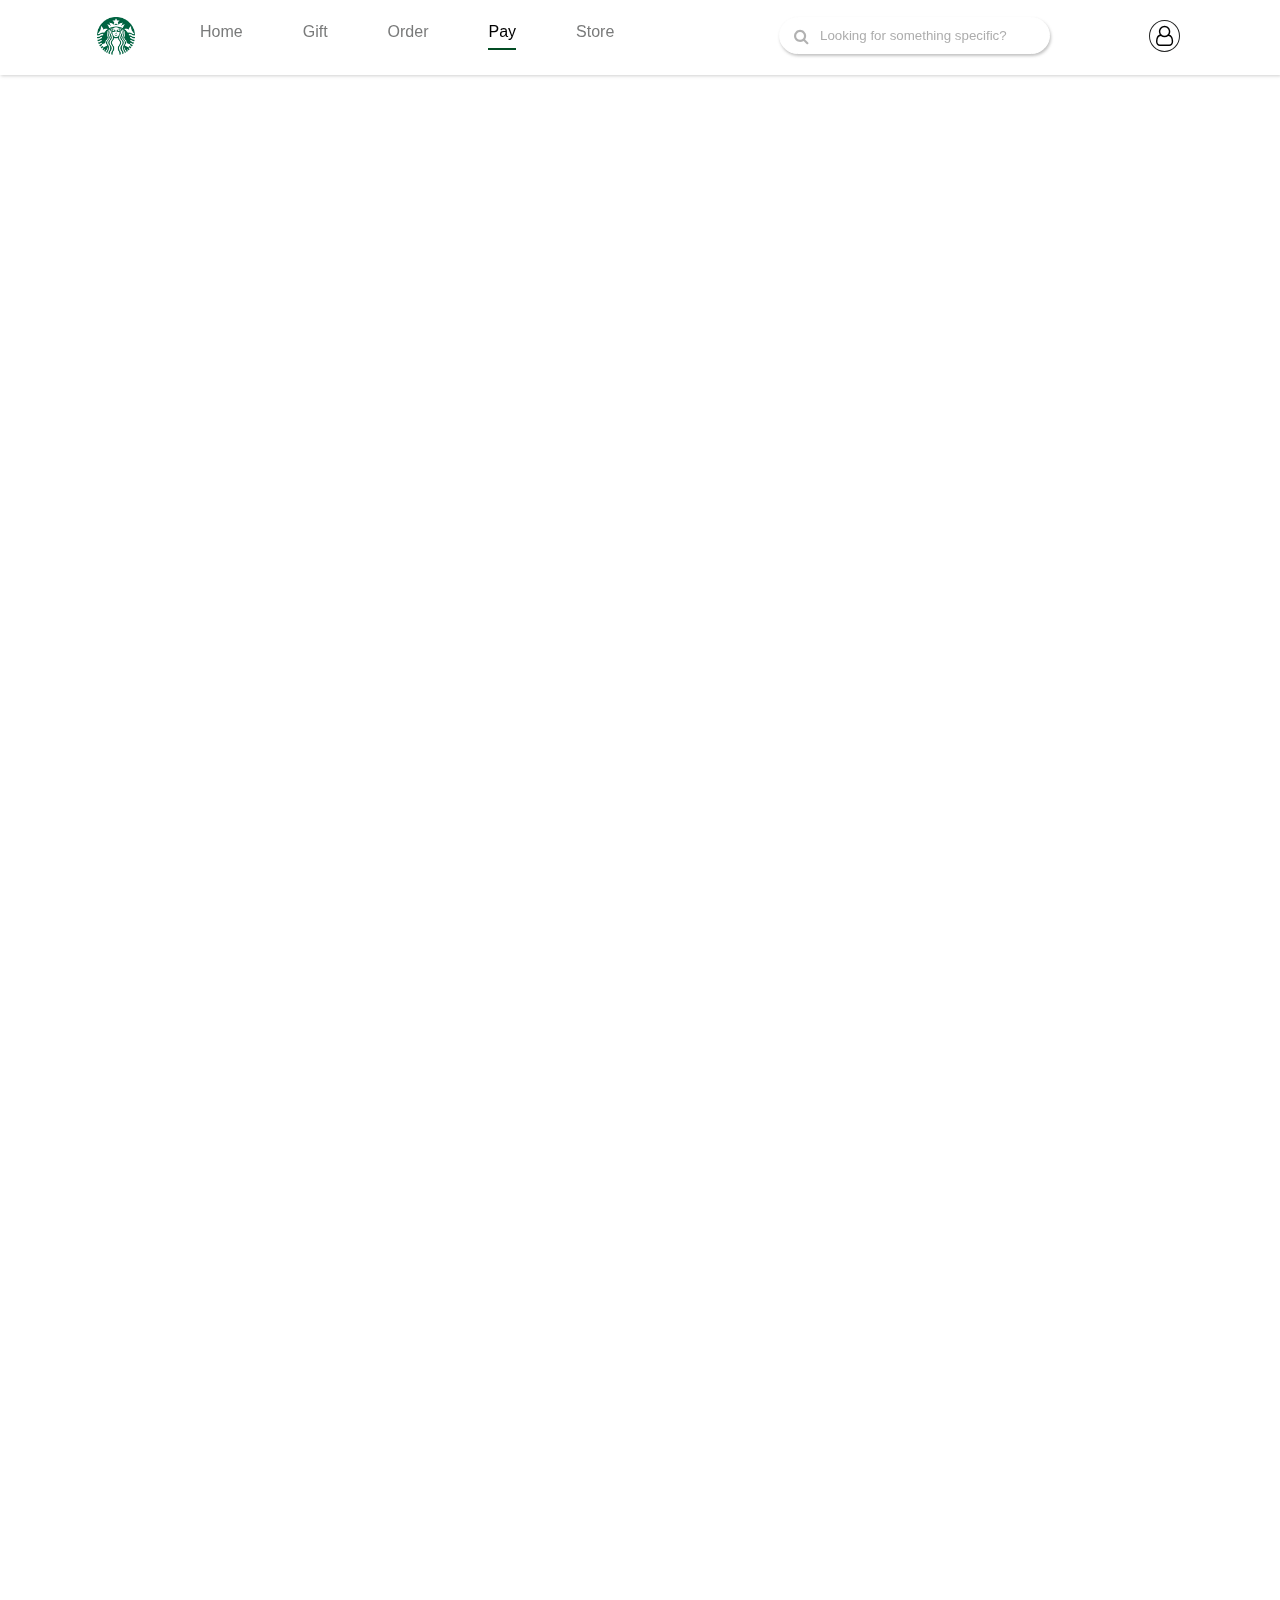
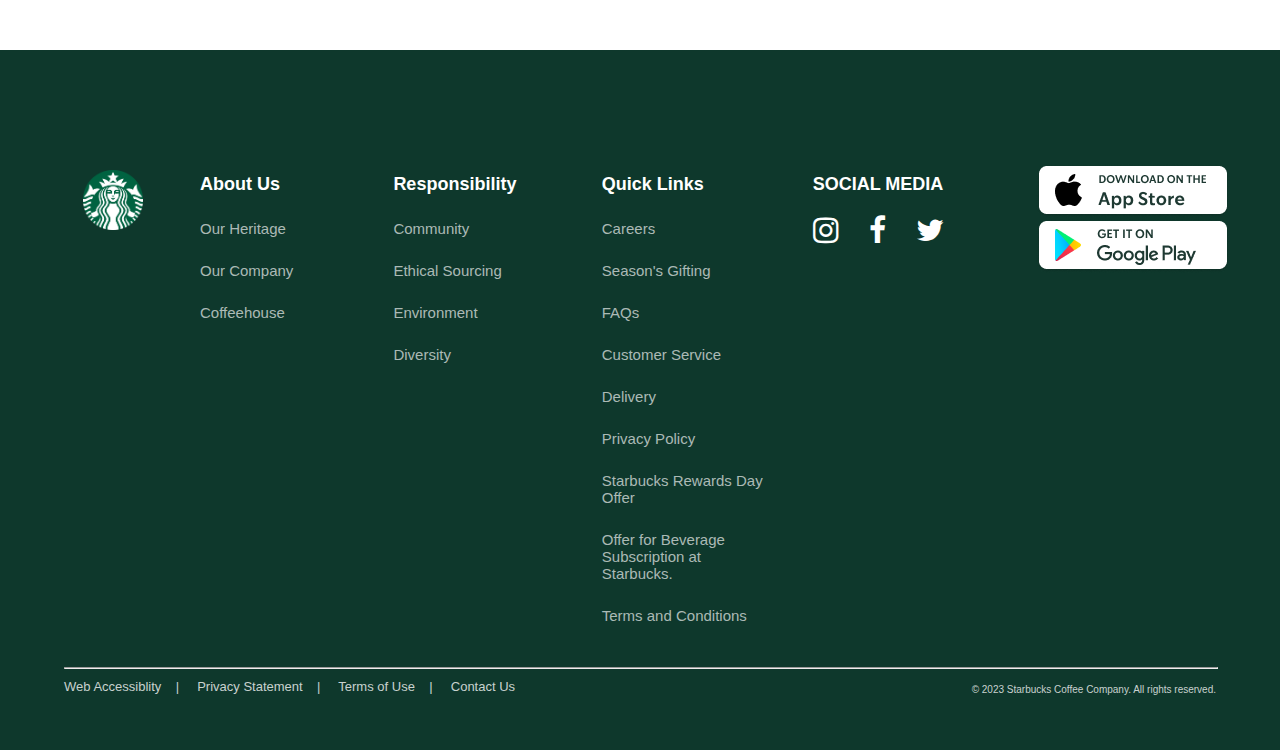
<file: pay.html>
<!DOCTYPE html>
<html lang="en">
<head>
    <meta charset="UTF-8">
    <meta name="viewport" content="width=device-width, initial-scale=1.0">
    <title>Login | Tata Starbucks</title>
    <link rel="icon" href="./uploads/logos/logo1.png">
    <link rel="stylesheet" href="./assets/css/home.css">
    <link rel="stylesheet" href="https://cdnjs.cloudflare.com/ajax/libs/font-awesome/4.7.0/css/font-awesome.min.css">
</head>
<body>
    <header>
        <img src="./uploads/logos/logo1.png" alt="logo" width="38px" height="auto">
        <div class="menu">
            <ul>
                <li ><a href="index.html">Home</a></li>
                <li ><a href="gift.html">Gift</a></li>
                <li ><a href="order.html">Order</a></li>
                <li class="shift"><a href="pay.html">Pay</a></li>
                <li><a href="store.html">Store</a></li>
            </ul>
        </div>
        <div class="search">
            <input type="text" placeholder="Looking for something specific?"> 
            <i class="fa fa-search"></i>
        </div>
        <div class="user">
            <i class="fa fa-user-o"></i>
        </div>
    </header>

    
    <!-- footer -->
    
    <div class="footer">
        <img src="./uploads/logos/logo1.png" alt="logo" width="60px">

        <div class="ft_list">
            <ul>
                <li>About Us
                    <div class="ft_sublist">
                        <ul>
                            <li>Our Heritage</li>
                            <li>Our Company</li>
                            <li>Coffeehouse</li>
                        </ul>
                    </div>
                </li>
                <li>Responsibility
                    <div class="ft_sublist">
                        <ul>
                            <li>Community</li>
                            <li>Ethical Sourcing</li>
                            <li>Environment</li>
                            <li>Diversity</li>
                        </ul>
                    </div>
                </li>
                <li>Quick Links
                    <div class="ft_sublist">
                        <ul>
                            <li>Careers</li>
                            <li>Season's Gifting</li>
                            <li>FAQs</li>
                            <li>Customer Service</li>
                            <li>Delivery</li>
                            <li>Privacy Policy</li>
                            <li>Starbucks Rewards Day <br> Offer</li>
                            <li>Offer for Beverage <br> Subscription at <br> Starbucks.</li>
                            <li>Terms and Conditions</li>

                        </ul>
                    </div>
                </li>
                <li>SOCIAL MEDIA
                    <div class="ft_iconlist">
                        <ul>
                            <li><i class="fa fa-instagram"></i></li>
                            <li><i class="fa fa-facebook"></i></li>
                            <li><i class="fa fa-twitter"></i></li>
                        </ul>
                    </div>
                </li>
            </ul>
        </div>

        <!-- images for appstore playstore -->
        <div class="ft_appstore">
            <img src="./uploads/banner/appstoreiOS.png" alt=""><br>
            <img src="./uploads/banner/appstoreAndroid.png" alt="">
        </div>

        <hr>
        <p class="last_cntone">
            Web Accessiblity &nbsp;&nbsp;&nbsp;| &nbsp;&nbsp;&nbsp; Privacy Statement  &nbsp;&nbsp;&nbsp;| &nbsp;&nbsp;&nbsp; Terms of Use  &nbsp;&nbsp;&nbsp;| &nbsp;&nbsp;&nbsp; Contact Us
        </p>
        <p class="last_cnttwo">
            © 2023 Starbucks Coffee Company. All rights reserved.
        </p>

    </div>
</body>
</html>
</file>
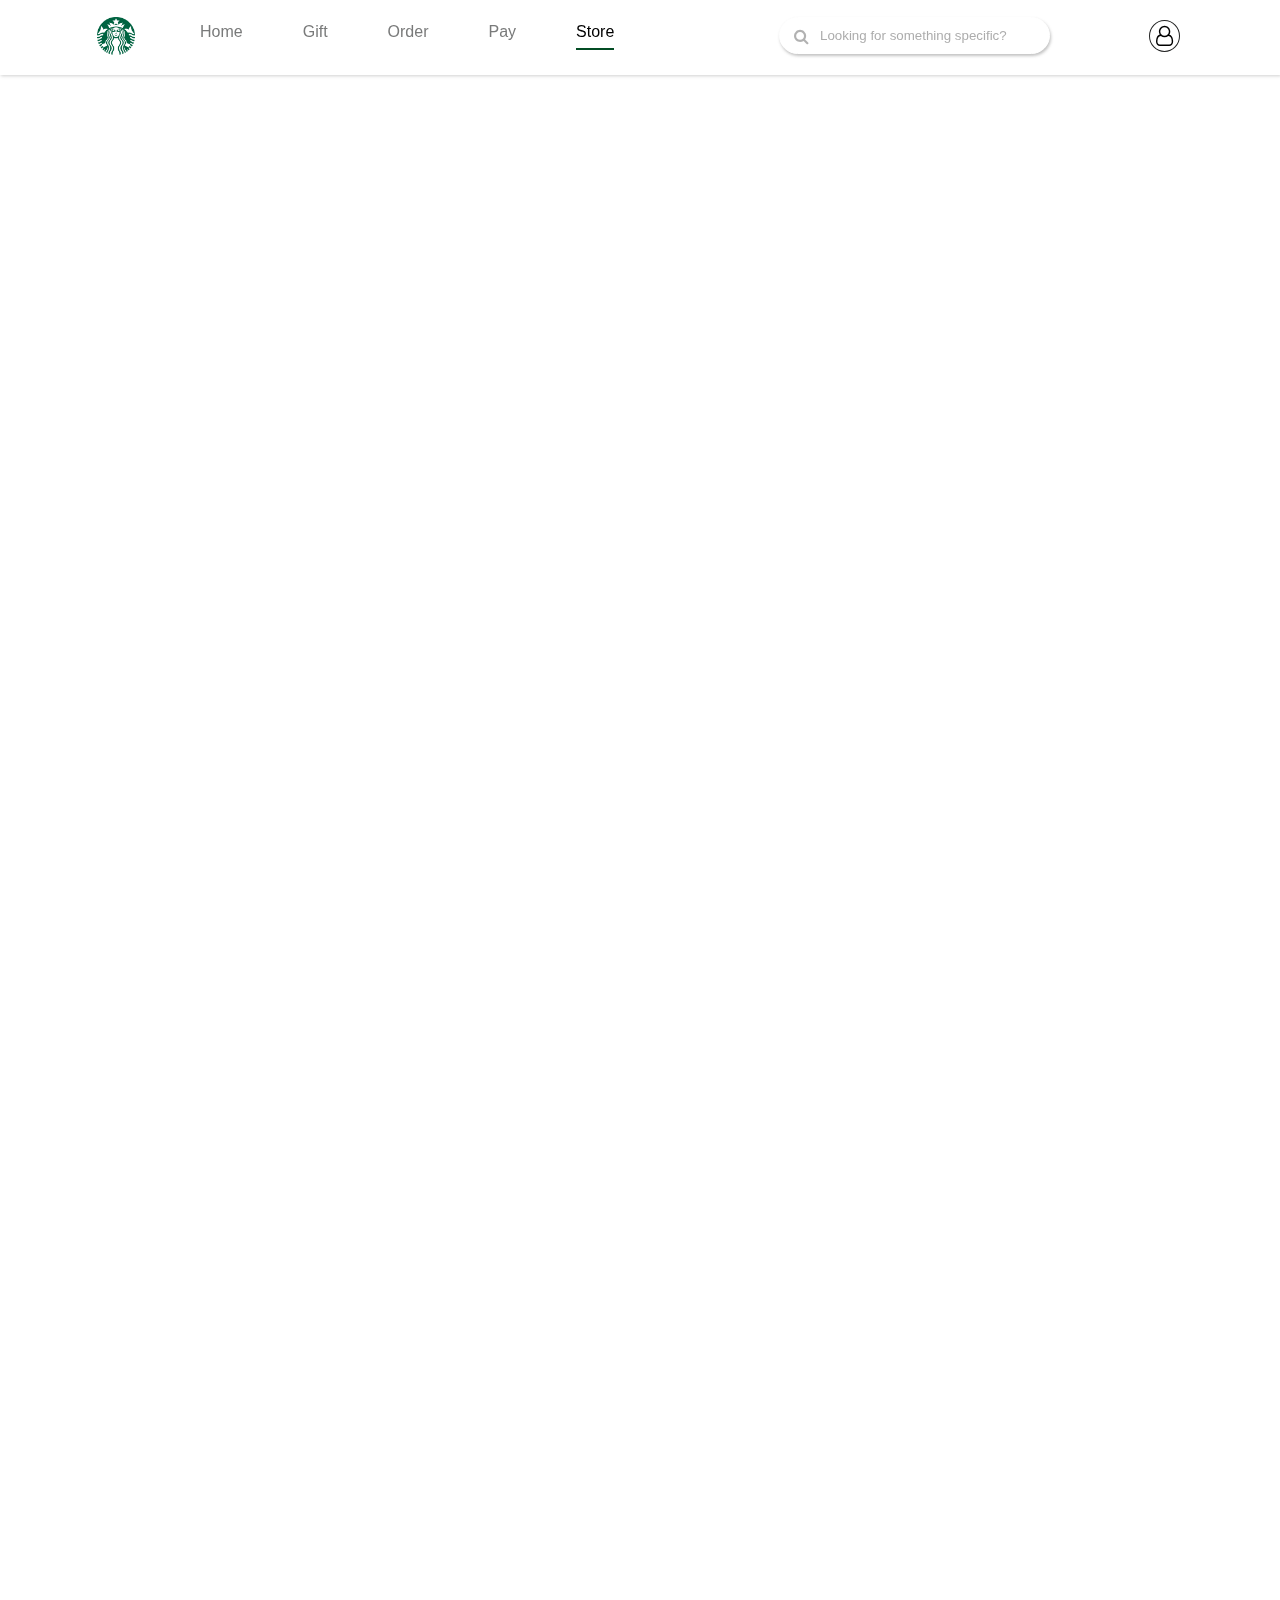
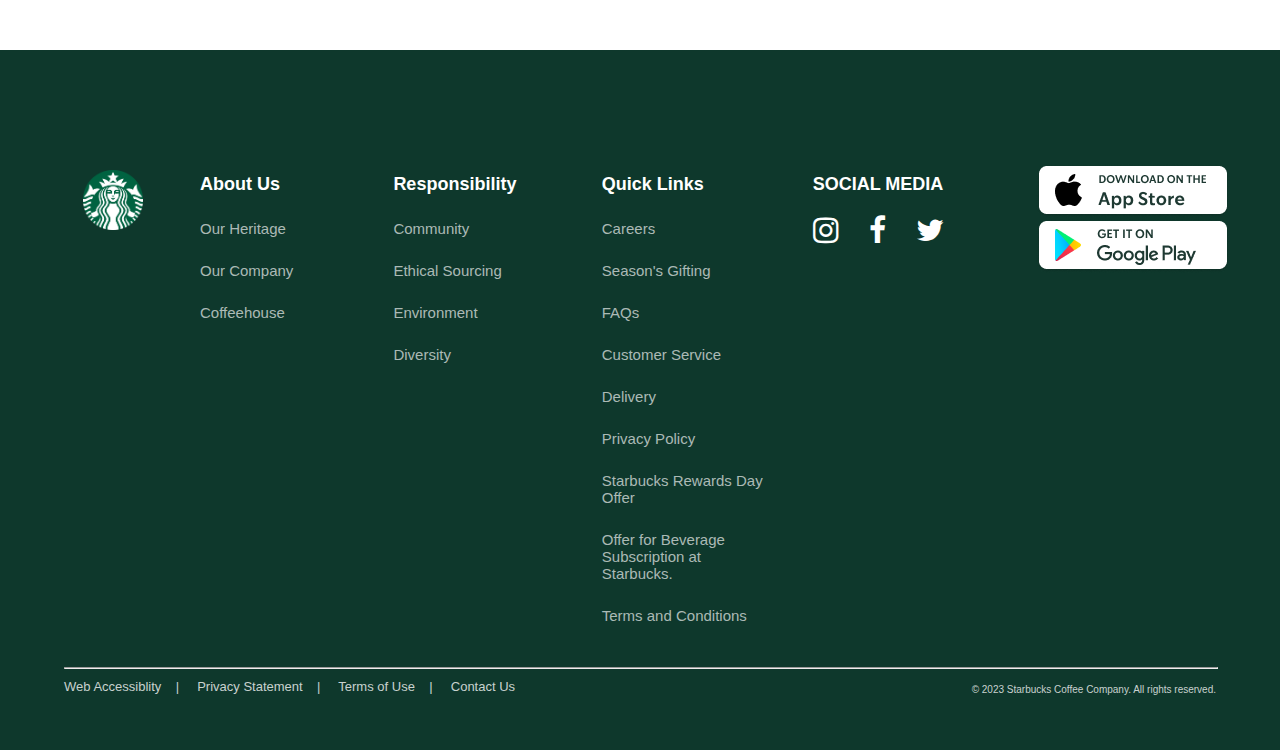
<file: store.html>
<!DOCTYPE html>
<html lang="en">
<head>
    <meta charset="UTF-8">
    <meta name="viewport" content="width=device-width, initial-scale=1.0">
    <title>Store | Tata Starbucks</title>
    <link rel="icon" href="./uploads/logos/logo1.png">
    <link rel="stylesheet" href="./assets/css/home.css">
    <link rel="stylesheet" href="https://cdnjs.cloudflare.com/ajax/libs/font-awesome/4.7.0/css/font-awesome.min.css">
</head>
<body>
    <header>
        <img src="./uploads/logos/logo1.png" alt="logo" width="38px" height="auto">
        <div class="menu">
            <ul>
                <li ><a href="index.html">Home</a></li>
                <li ><a href="gift.html">Gift</a></li>
                <li ><a href="order.html">Order</a></li>
                <li><a href="pay.html">Pay</a></li>
                <li class="shift"><a href="store.html">Store</a></li>
            </ul>
        </div>
        <div class="search">
            <input type="text" placeholder="Looking for something specific?"> 
            <i class="fa fa-search"></i>
        </div>
        <div class="user">
            <i class="fa fa-user-o"></i>
        </div>
    </header>

    
    <!-- footer -->
    
    <div class="footer">
        <img src="./uploads/logos/logo1.png" alt="logo" width="60px">

        <div class="ft_list">
            <ul>
                <li>About Us
                    <div class="ft_sublist">
                        <ul>
                            <li>Our Heritage</li>
                            <li>Our Company</li>
                            <li>Coffeehouse</li>
                        </ul>
                    </div>
                </li>
                <li>Responsibility
                    <div class="ft_sublist">
                        <ul>
                            <li>Community</li>
                            <li>Ethical Sourcing</li>
                            <li>Environment</li>
                            <li>Diversity</li>
                        </ul>
                    </div>
                </li>
                <li>Quick Links
                    <div class="ft_sublist">
                        <ul>
                            <li>Careers</li>
                            <li>Season's Gifting</li>
                            <li>FAQs</li>
                            <li>Customer Service</li>
                            <li>Delivery</li>
                            <li>Privacy Policy</li>
                            <li>Starbucks Rewards Day <br> Offer</li>
                            <li>Offer for Beverage <br> Subscription at <br> Starbucks.</li>
                            <li>Terms and Conditions</li>

                        </ul>
                    </div>
                </li>
                <li>SOCIAL MEDIA
                    <div class="ft_iconlist">
                        <ul>
                            <li><i class="fa fa-instagram"></i></li>
                            <li><i class="fa fa-facebook"></i></li>
                            <li><i class="fa fa-twitter"></i></li>
                        </ul>
                    </div>
                </li>
            </ul>
        </div>

        <!-- images for appstore playstore -->
        <div class="ft_appstore">
            <img src="./uploads/banner/appstoreiOS.png" alt=""><br>
            <img src="./uploads/banner/appstoreAndroid.png" alt="">
        </div>

        <hr>
        <p class="last_cntone">
            Web Accessiblity &nbsp;&nbsp;&nbsp;| &nbsp;&nbsp;&nbsp; Privacy Statement  &nbsp;&nbsp;&nbsp;| &nbsp;&nbsp;&nbsp; Terms of Use  &nbsp;&nbsp;&nbsp;| &nbsp;&nbsp;&nbsp; Contact Us
        </p>
        <p class="last_cnttwo">
            © 2023 Starbucks Coffee Company. All rights reserved.
        </p>

    </div>
</body>
</html>
</file>
<file: assets/css/home.css>
*{
    margin: 0;
    padding: 0;
    font-family: sans-serif;
    text-decoration: none;
    list-style: none;
}
body {
    /* background-color: black; */
}
/* header starts here */
header{
    background-color: #fff;
    width: 100%;
    height: 75px;
    position: fixed;
    z-index: 1000;
    box-shadow: 1px 1px 3px rgba(128, 128, 128, 0.374);
}
/* header logo */
header img{
    position: absolute;
    top:17px ;
    left: 97px;
}
/* header menu */
.menu ul{
    position: absolute;
    display: flex;
    top: 23px;
    left: 170px;
   
}
.menu ul li {
    margin: 0 30px;
}
.menu ul li a{
    color: rgba(103, 104, 104, 0.884);
    font-family: 'Segoe UI', Tahoma, Geneva, Verdana, sans-serif;
    text-decoration: none;
}

/* header, menu content bottom color line */
.menu .shift a{
    color: #000;
    font-weight: 500;
}
.menu .shift{
    border-bottom: 2px solid rgb(3, 76, 36);
    padding-bottom: 7px;
    
}
/* search box */
.search{
    float: right;
    position: absolute;
    top: 17px;
    right: 230px;
    

}
.search input{
    width: 199px;
    text-align: left;
    padding: 10px;
    border-radius: 20px;
    border: 1px solid #fff;
    padding-left: 40px;
    padding-right: 30px;
    box-shadow: 1px 2px 3px rgba(103, 104, 104, 0.395);

 
}
.search input::placeholder{
    opacity: 60%;

}
.search i{
    position: relative;
    float: left;
    top: 11px;
    left: 30px;
    opacity: 30%;
    
}

/* header user icon  */
.user{
    float: right;
    position: relative;
    top: 20px;
    right: 100px;
}
.user i{
    font-size: 20px;
    border: 1px solid rgb(35, 36, 36);
    border-radius: 50%;
    padding: 5px 6px;

}
/* reward box */
.reward{
    position: absolute;
    background-color: #0E382C;
    width: 100%;
    height: 75px;
    top: 75px;

}
.reward p{
   margin-top: 25px;
   margin-left: 100px;
   font-size: 20px;
   color: #ffffffd4;

}
.reward button{
    position: relative;
    float: right;
    right: 120px;
    bottom: 23px;
    background-color: transparent;
    border: 1px solid #fff;
    border-radius: 50px;
    color: #ffffff;
    padding: 7px 10px;
}
/* menu list */
.menu_list{
    background-color: #fff;
    /* width: 100%; */
    position: absolute;
    top: 150px;
    height: 350px;
}
.menu_list h2{
    position: relative;
    top: 30px;
    left: 100px;
    font-weight: 800;
    color: #313030;
}
.menu_list ul{
    display: flex;
    text-align: center;
    justify-content: center;
    margin-top: 55px;
    grid-template-columns: repeat(6);
    gap:80px;
    margin-left: 100px;

}
.menu_list ul li img{
    
    border-radius: 50%;

}
.menu_list ul li img:hover{
    width: 109px;
    border: 1px solid green;
    border-radius: 50% inherit;
}
.menu_list ul li figcaption{
    font-size: small ;
    font-weight: 600;
    margin-top: 3px;
}
/* offer banner */
.banner{
    position: absolute;
    top: 500px;
   background-image: url("/uploads/banner/background1.png");

   width: 1080px;
   height: 210px;
   border-radius: 10px;
   justify-content: center;
   left: 100px; 
   
}
.banner img{
    margin-top: 10px;
    float: left;
}
/* banner content  */
.banner .ban_content{
   padding: 20px;
   margin-left: 100px;
}
.ban_content_txt_1 , .ban_content_txt_2 {
    font-size: small;
    font-weight: 550;
    color: #313030c8;
}
.ban_content_txt_3{
    font-size: small;
    font-weight: 500;
    color: #31303080;
}
.ban_content_txt_3 b{
    font-size: 15px;
    font-weight: 600;
    color: #141313;
    margin-top: 3px;
}
/* banner button */
.banner_btn{
    float: right;
    margin-right:50px ;
    margin-top: -60px;
}
.banner_btn button{
    background-color: darkgreen;
    border: darkgreen;
    border-radius: 30px;
    padding: 15px 60px;
    color: #fff;
}

/* latest offers */
.latest_menu{
    position: absolute;
    top: 750px;

}
.latest_menu h1{
    margin-left: 100px;
    padding-bottom: 50px;
}
.latest_offer{
    display: flex;
    grid-template-columns: auto , auto , auto;
    column-gap: 25px;
    row-gap: 25px;
    margin-left: 100px;
    flex-wrap: wrap;
}
.item1{
    background-color: #fff;
    width: 345px;
    height: 350px;
    border-radius: 10px;
    box-shadow: 1px 0.2px 9px #b7b4b4 ;
   
}
.item1 img{
    width: 100%;
    border-radius: 10px ;
}
.item1 .item_cnt{
    position: relative;
    background-color: #fff;
    top: -180px;
    height: 160px;
    border-radius: 0 0 10px 10px;
    padding-left: 20px;
    padding-top: 20px;
}

.item_cnt_1{
font-size: small;
font-weight: 600;
}
.item_cnt_2{
    font-size: 8px;
    margin-top: 3px;

}
.item_cnt_3{
    margin-top: 20px;
    font-size: 11px;
    color: #625f5f;
}
.item_cnt_4{
    margin-top: 30px;
    font-size: 13px;
    font-weight: 600;
}
.item_btn{
float: right;
margin-right:30px ;
margin-top: -20px;
}
.item_btn button{
background-color: darkgreen;
border: darkgreen;
border-radius: 30px;
padding: 10px 30px;
color: #fff;
font-size: 12px;
font-weight: 500;
box-shadow: 0 0 10px rgba(8, 78, 8, 0.367);
}



/* next */

.footer{
    position: absolute;
    top: 1650px;
    background-color: #0E382C;
    width: 100%;
    height: 700px; 
}

.footer img{
    margin-top: 120px;
    margin-left: 83px;
}
.ft_list{
    margin-left: 200px;

}
.ft_list ul{
    position: relative;
    display: flex;
    top: -60px;
   

}

.ft_list ul li{
  
    color: #fff;
    /* margin-right: 50px; */
   
    font-size: 18px;
    font-weight: 700;
    
}
.ft_list ul li:nth-child(1){
    margin-right: 50px;
}
.ft_list ul li:nth-child(2){
    margin-right: 50px;
}
.ft_list ul li:nth-child(3){
    margin-right: 50px;
}
.ft_sublist ul{
    position: relative;
    top: 0;
    left: 0;
    display: block;
}
.ft_sublist ul li{

font-size: 15px;
font-weight: 50;
color: #ffffffa8;
margin-top: 25px;

}
.ft_sublist ul li:hover{
    color: #ffffff49;
}
.ft_iconlist ul{
    position: relative;
    top: 20px;
    left: 0;
    display: flex;
}
.ft_iconlist ul li i{
    font-size: 30px;
}
.ft_iconlist ul li:nth-child(2){
    margin-right: 30px;
}
.ft_iconlist ul li:nth-child(1){
    margin-right: 30px;
}
/* images for appstore playstore */
.ft_appstore{
    float: right;
    position: relative;
    top: -640px;
    left: -50px;
}
.ft_appstore img:nth-last-child(1){
    margin-top: -3px;
}
.footer hr{
    width: 90%;
    position: relative;
    top: -250px;
    left: 5%;
    color: #ffffff71;

}
.last_cntone{
    position: relative;
    top: -250px;
    /* left: 5%; */
    margin-left: 5%;

    color: #ffffffc7;
    font-size: small;
    margin-top: 10px;
    
}
.last_cnttwo{
    position: relative;
    top: -250px;
    float: right;
    font-size: 10px;
    color: #ffffffc7;
 
    margin-top: -10px;
    margin-right: 5%;
    
}
</file>
<file: assets/css/gift.css>
*{
    margin: 0;
    padding: 0;
    font-family: sans-serif;
    text-decoration: none;
    list-style: none;
}
.gift_cnt_all{
    position: relative;
    top: 90px;
}
.gift_cnt_head{
margin-left: 80px;
color: rgba(0, 0, 0, 0.644);
font-size: 13px;

}
.gift_cnt{
    background-color: #153D2F;
    height: 235px;
    margin-top: 10px;
    padding-top: 35px;
    
    
}
.gift_cnt_inside{
    background-color: #DAC09A;
    width: 90%;
    height: 200px;
   margin-left: 5%;
   border-radius: 10px;  
   font-size: 13px;
}
.gift_cnt_inside img{
    float: left;
}
.gift_inside_cnt{
 position: relative;
 top: 10px;
 left: 20px;
}
.gift_inside_one{
    font-size: 20px;
}
.gift_inside_two{
    color: #0a0a0a8a;
}
.gift_nav{
    background-color: #F2F0EB;
    height: 35px;
    padding-top: 15px;
    padding-left: 70px;
    
}
.gift_nav a{
    color: #2b2b2b8e;
    padding-right: 30px;
    font-size: 15px;
    
}
.gift_nav a p{
    display: inline-block;
    /* border: none; */



   
}





.gift_nav a p:hover{
color: green;
padding-bottom: 15px;
border-bottom: 1px solid green  ;



}





/* .btn::after{
    content: '';
    position: absolute;
    width: 100%;
    height: 1px;
    left: 0;
    bottom: 0;
    background: green;
    transform: scale(0,1);
    transition: transform 3s ease;
}
.btnline:hover::after{
    transform: scale(1,1);
} */


.gift_line {
    border-bottom: 2px solid green;
    padding-bottom: 15px;
    color: green;
    font-weight: 550;
}
</file>
